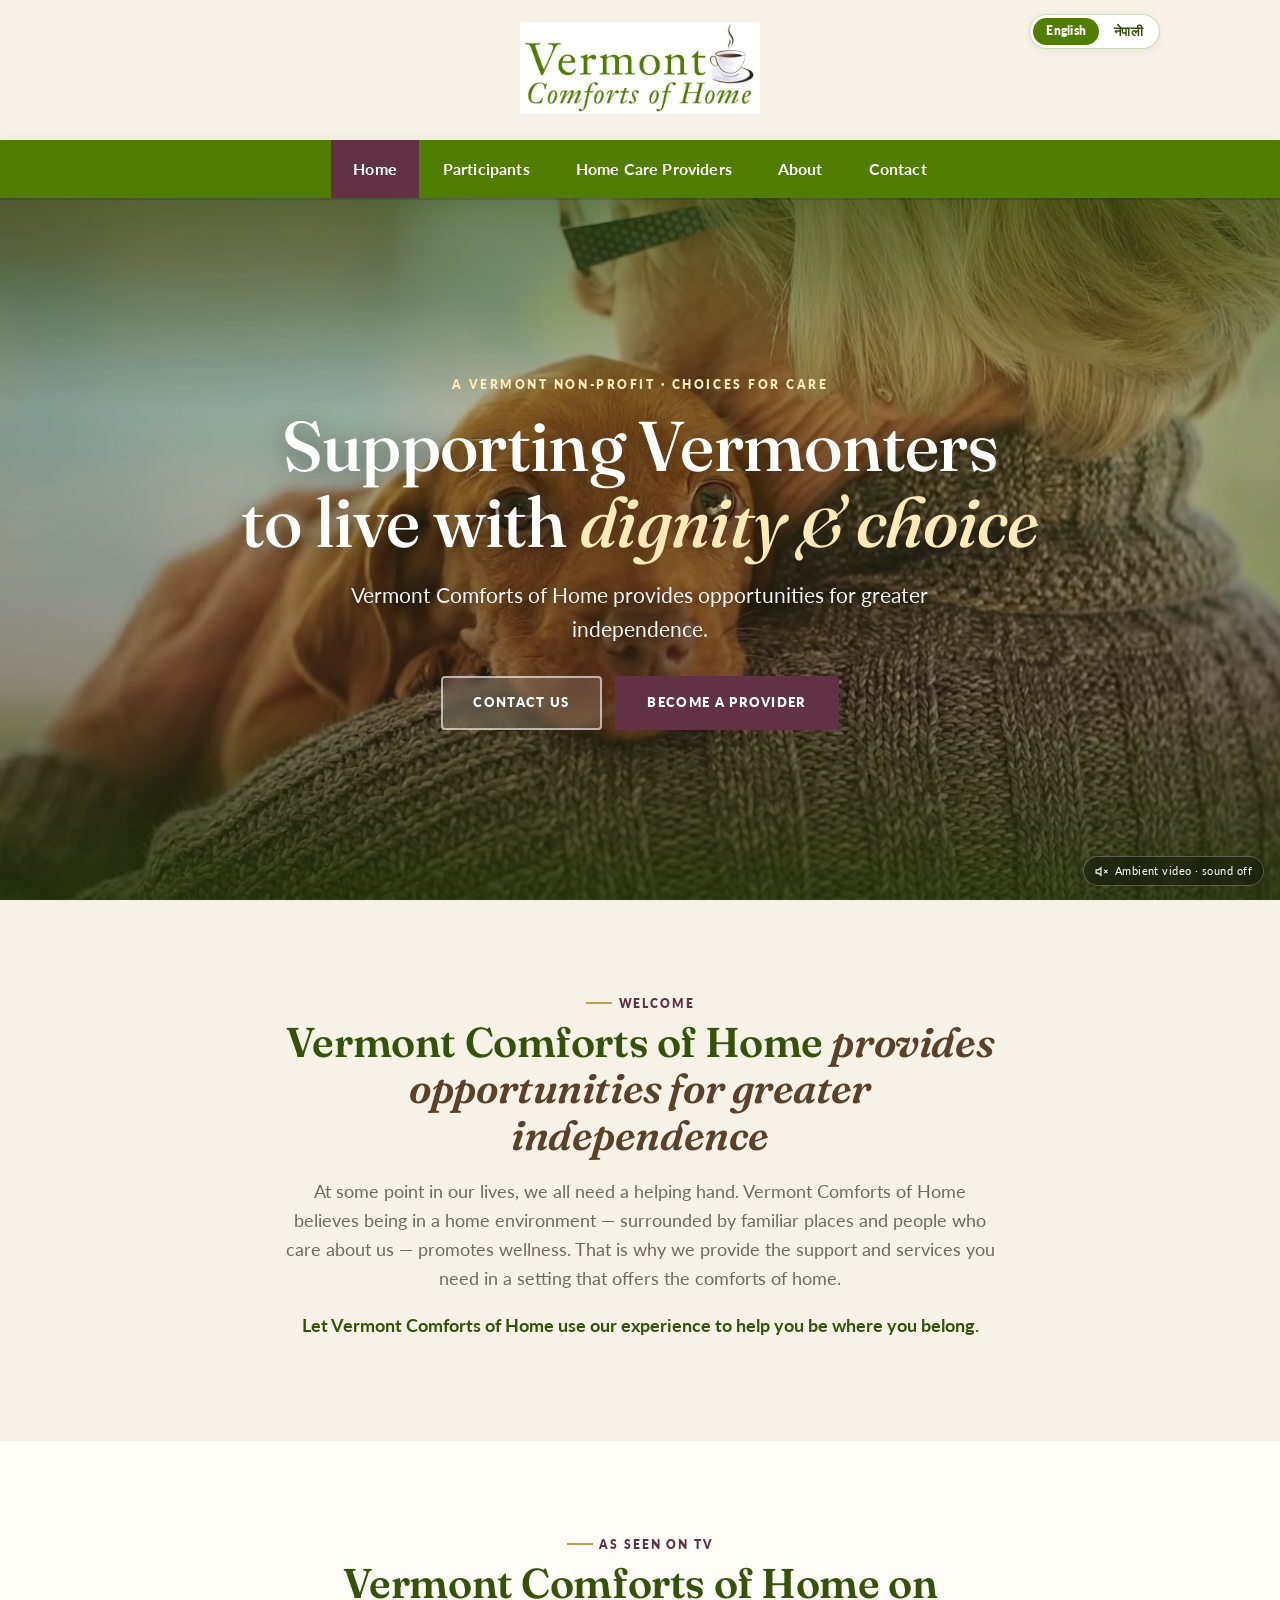
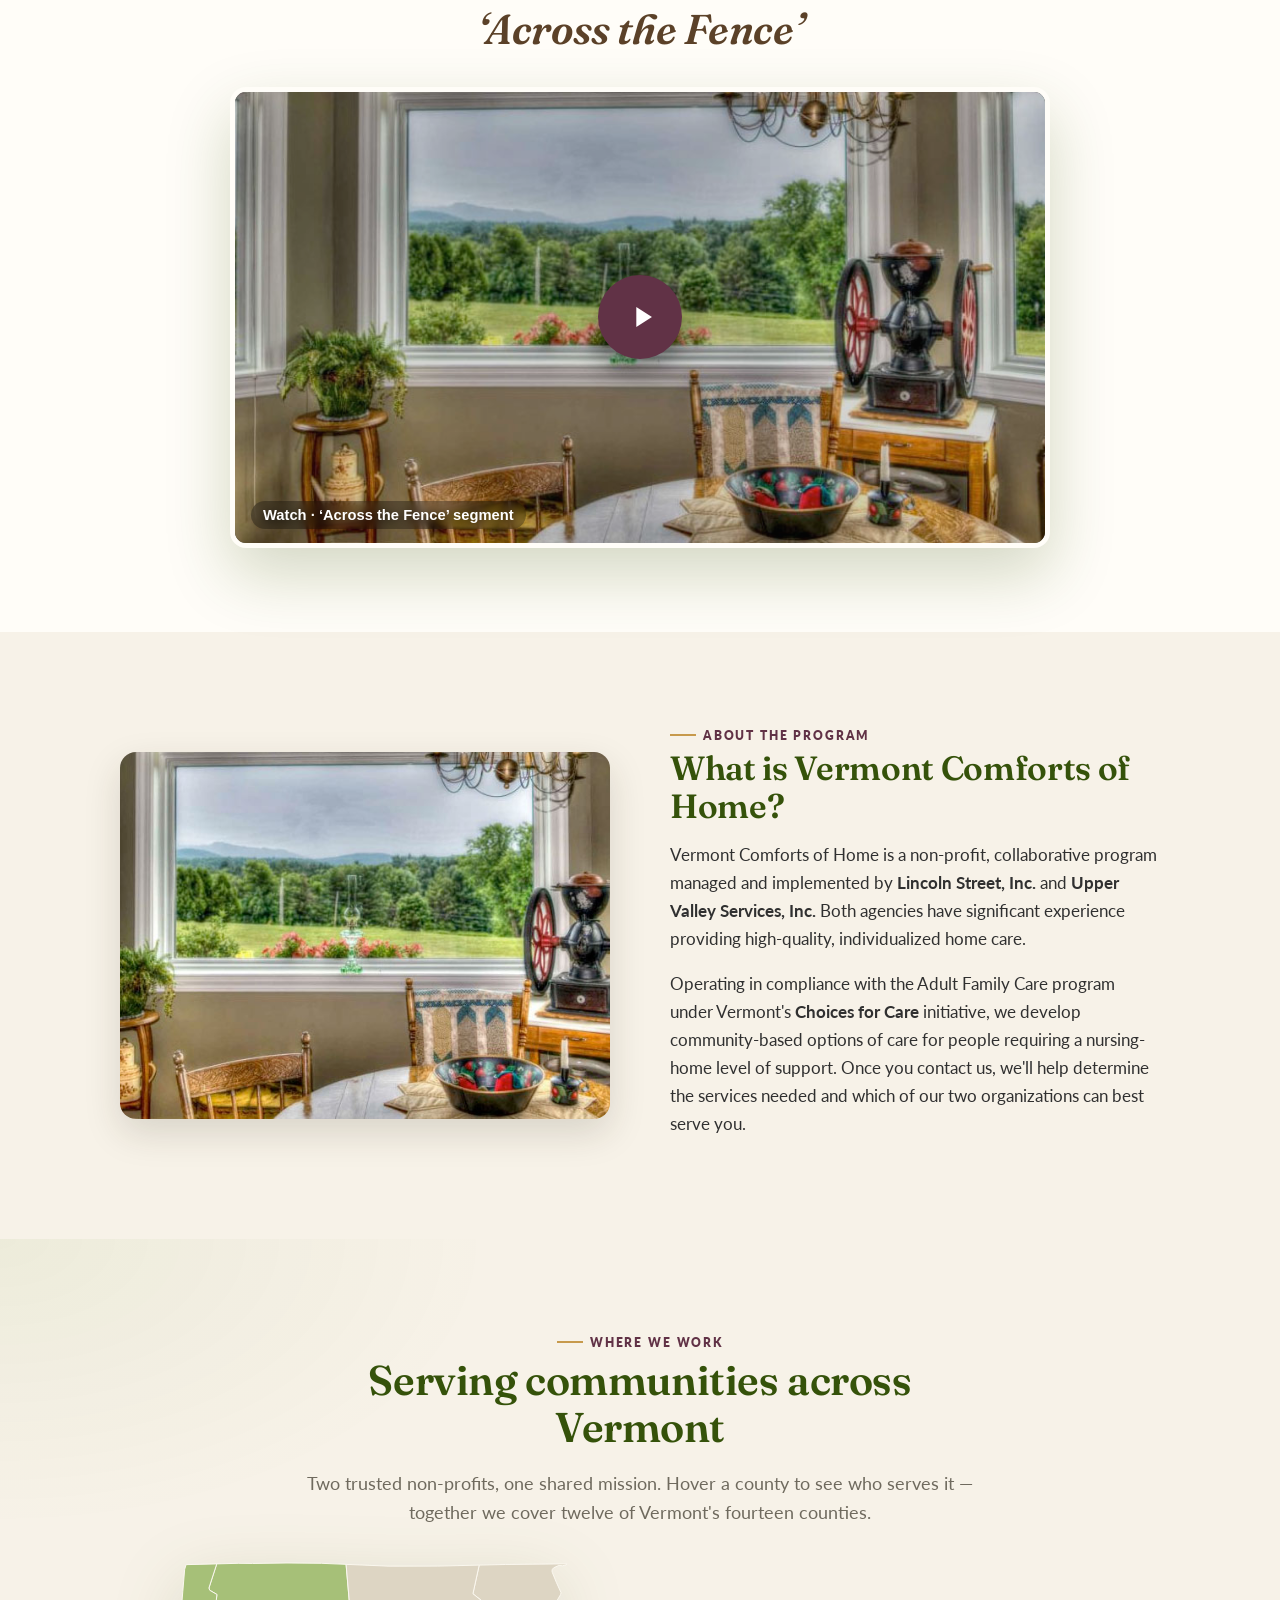
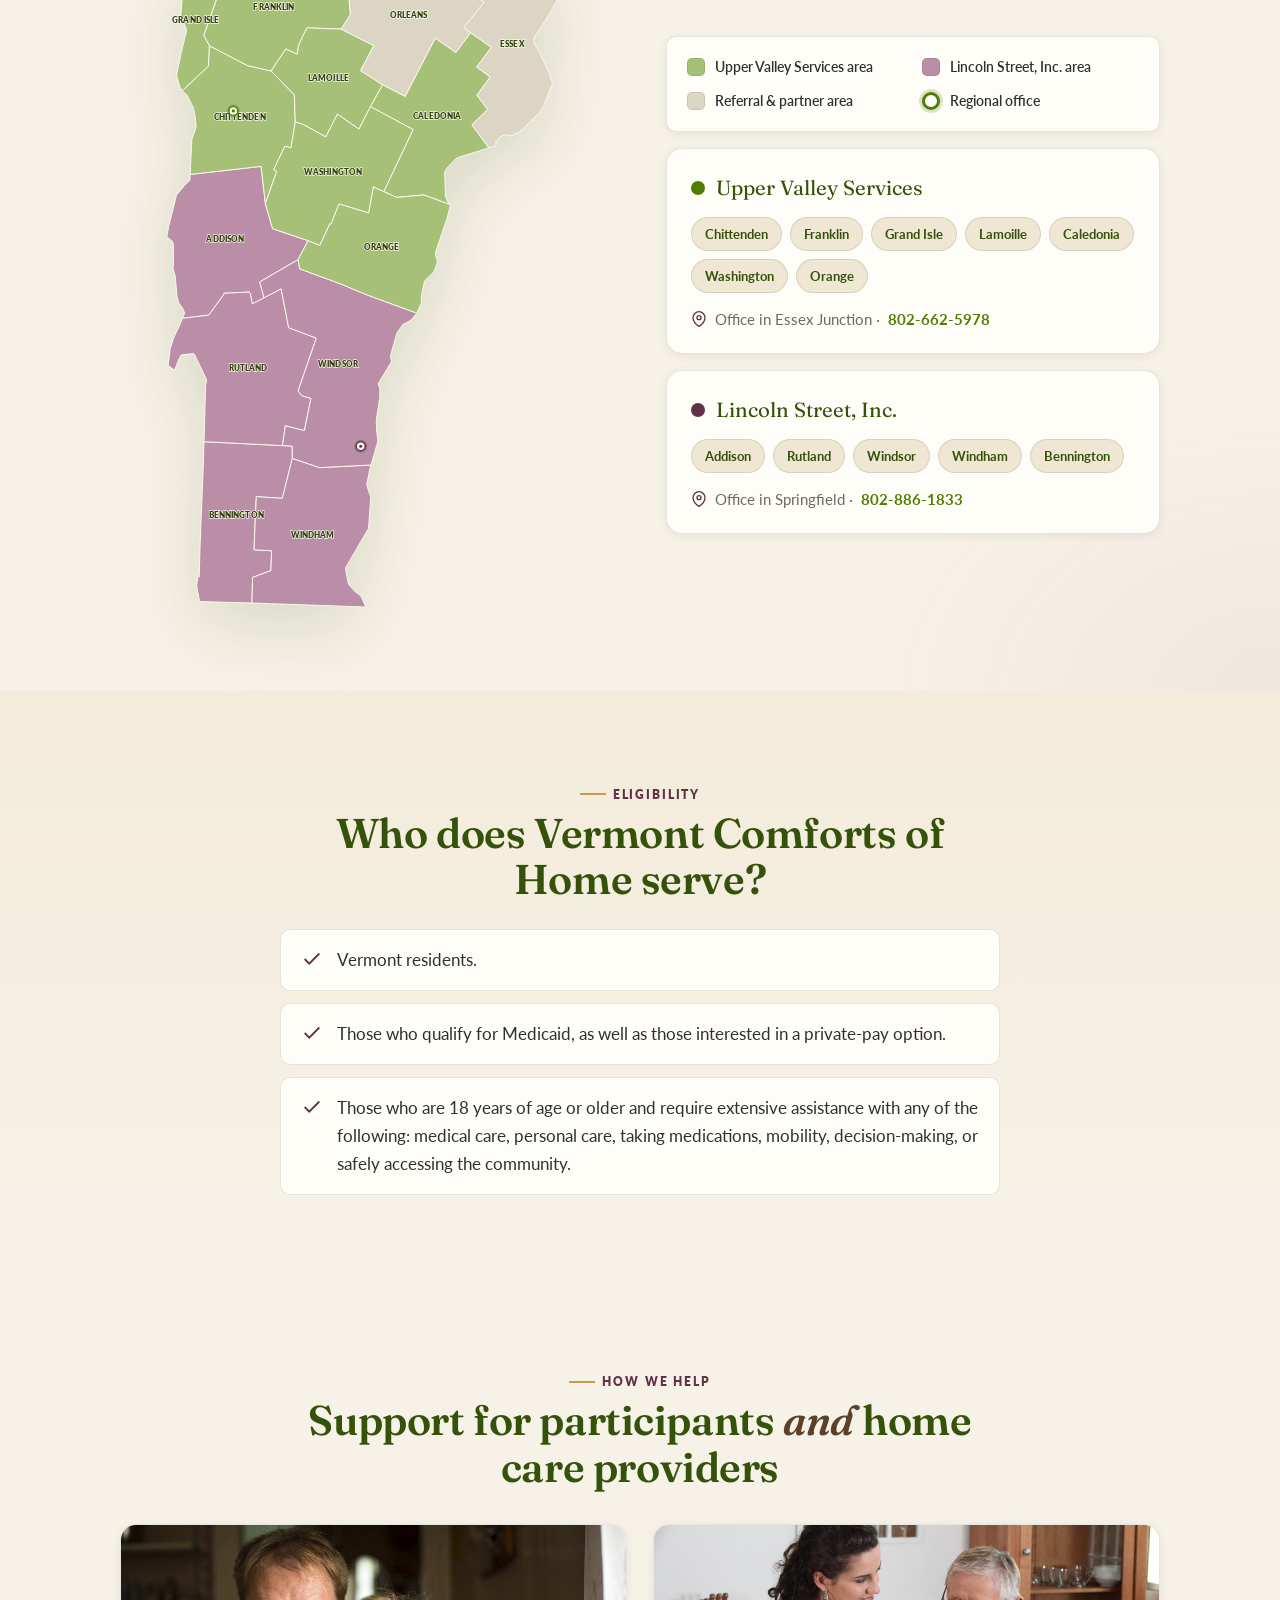
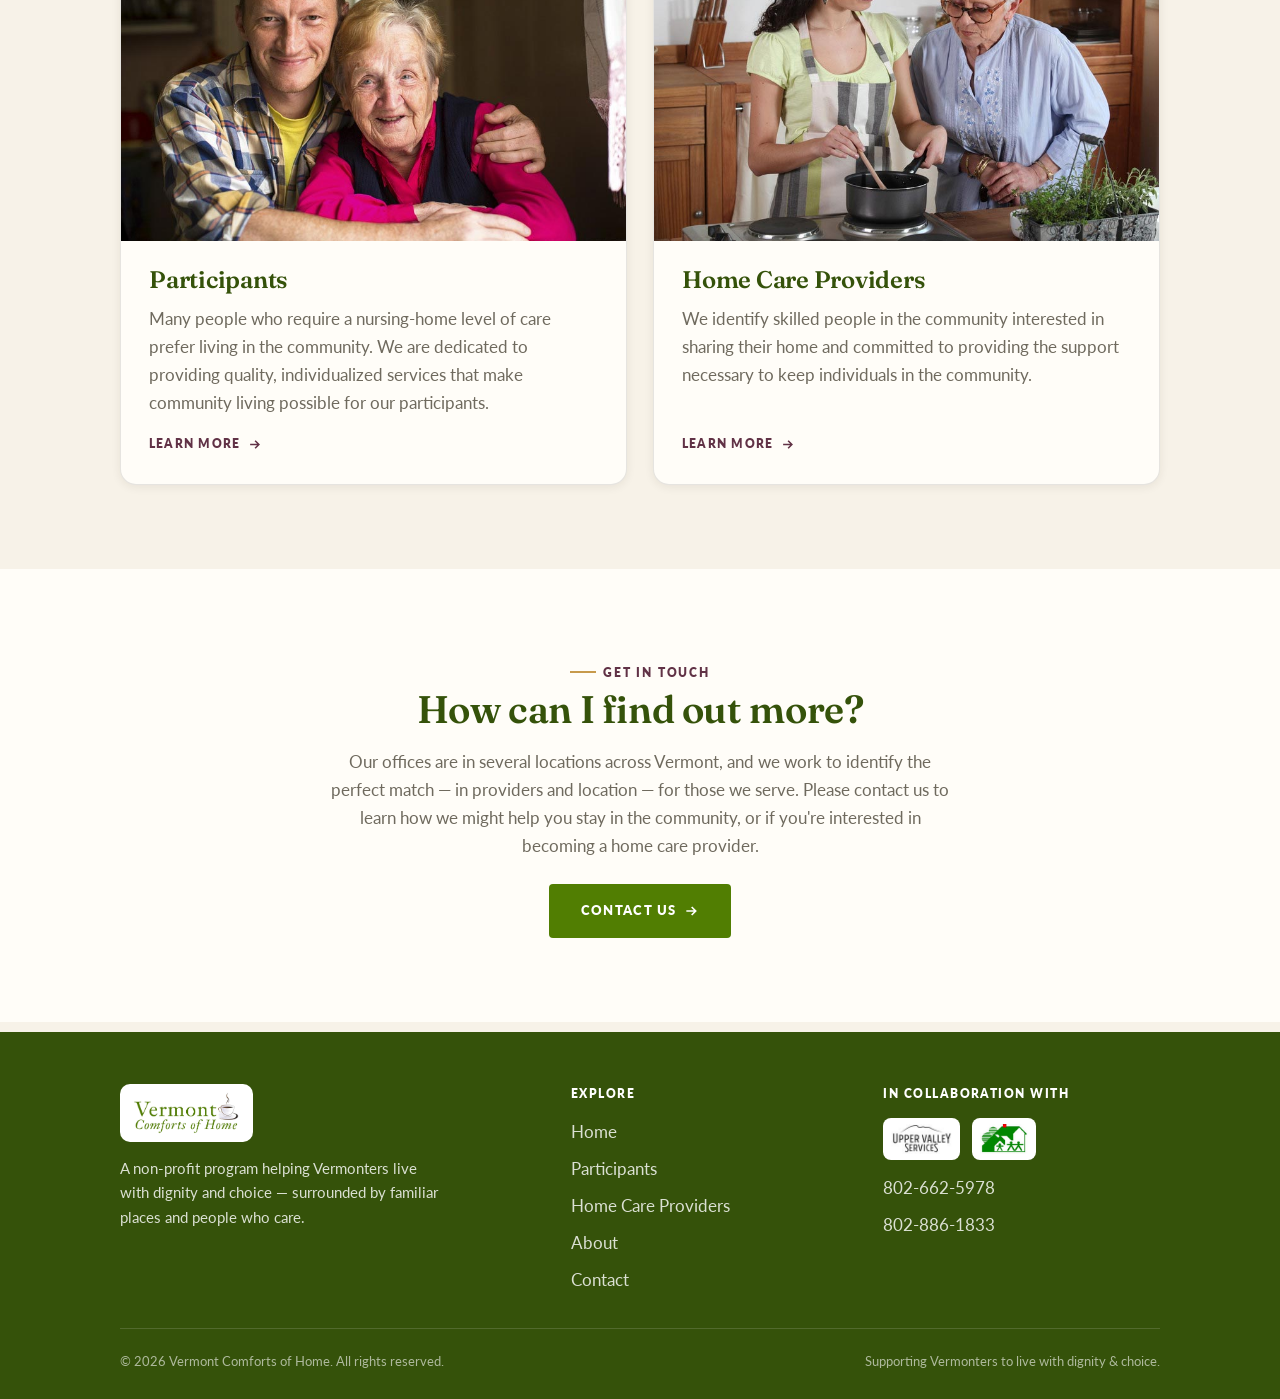
<file: index.html>
<!DOCTYPE html>
<html lang="en">
<head>
  <meta charset="UTF-8" />
  <meta name="viewport" content="width=device-width, initial-scale=1.0" />
  <title>Vermont Comforts of Home | Adult Family Care &amp; Shared Living in Vermont</title>
  <meta name="description" content="Non-profit Adult Family Care in Vermont. Shared living and care coordination so adults who need nursing-home level care can live at home in the community." />
  <link rel="canonical" href="https://www.vtcomfortsofhome.org/" />
  <link rel="alternate" hreflang="en" href="https://www.vtcomfortsofhome.org/" />
  <link rel="alternate" hreflang="ne" href="https://www.vtcomfortsofhome.org/ne/" />
  <link rel="alternate" hreflang="x-default" href="https://www.vtcomfortsofhome.org/" />
  <meta name="theme-color" content="#517e02" />
  <meta property="og:type" content="website" />
  <meta property="og:site_name" content="Vermont Comforts of Home" />
  <meta property="og:title" content="Vermont Comforts of Home | Adult Family Care &amp; Shared Living in Vermont" />
  <meta property="og:description" content="Non-profit Adult Family Care in Vermont. Shared living and care coordination so adults who need nursing-home level care can live at home in the community." />
  <meta property="og:url" content="https://www.vtcomfortsofhome.org/" />
  <meta property="og:image" content="https://www.vtcomfortsofhome.org/assets/images/og-image.jpg" />
  <meta property="og:image:width" content="1200" />
  <meta property="og:image:height" content="630" />
  <meta property="og:image:alt" content="Vermont Comforts of Home" />
  <meta property="og:locale" content="en_US" />
  <meta property="og:locale:alternate" content="ne_NP" />
  <meta name="twitter:card" content="summary_large_image" />
  <meta name="twitter:title" content="Vermont Comforts of Home | Adult Family Care &amp; Shared Living in Vermont" />
  <meta name="twitter:description" content="Non-profit Adult Family Care in Vermont. Shared living and care coordination so adults who need nursing-home level care can live at home in the community." />
  <meta name="twitter:image" content="https://www.vtcomfortsofhome.org/assets/images/og-image.jpg" />
  <link rel="icon" type="image/png" sizes="48x48" href="assets/images/favicon-48.png" />
  <link rel="apple-touch-icon" href="assets/images/apple-touch-icon.png" />
  <script>try{var l=/^\/ne(\/|$)/.test(location.pathname)?"ne":new URLSearchParams(location.search).get("lang")||localStorage.getItem("vcoh:lang");if(l==="ne")document.documentElement.classList.add("lang-pending","lang-ne")}catch(e){}setTimeout(function(){document.documentElement.classList.remove("lang-pending")},2500)</script>
  <link rel="preconnect" href="https://fonts.googleapis.com" />
  <link rel="preconnect" href="https://fonts.gstatic.com" crossorigin />
  <link href="https://fonts.googleapis.com/css2?family=Fraunces:ital,opsz,wght@0,9..144,400..600;1,9..144,400..600&family=Lato:wght@400;700;900&display=swap" rel="stylesheet" />
  <link rel="stylesheet" href="css/styles.css?v=20261117" />
  <script type="application/ld+json">{"@context": "https://schema.org", "@graph": [{"@type": "NGO", "@id": "https://www.vtcomfortsofhome.org/#organization", "name": "Vermont Comforts of Home", "url": "https://www.vtcomfortsofhome.org/", "logo": "https://www.vtcomfortsofhome.org/assets/images/logo.jpg", "image": "https://www.vtcomfortsofhome.org/assets/images/og-image.jpg", "description": "A non-profit Adult Family Care program under Vermont's Choices for Care initiative, providing shared living and care coordination so adults who need nursing-home level care can live in the community.", "telephone": "+1-802-662-5978", "address": {"@type": "PostalAddress", "streetAddress": "80 Pearl Street, PO Box 5493", "addressLocality": "Essex Junction", "addressRegion": "VT", "postalCode": "05452", "addressCountry": "US"}, "areaServed": [{"@type": "State", "name": "Vermont"}, {"@type": "AdministrativeArea", "name": "Addison County, Vermont"}, {"@type": "AdministrativeArea", "name": "Bennington County, Vermont"}, {"@type": "AdministrativeArea", "name": "Caledonia County, Vermont"}, {"@type": "AdministrativeArea", "name": "Chittenden County, Vermont"}, {"@type": "AdministrativeArea", "name": "Franklin County, Vermont"}, {"@type": "AdministrativeArea", "name": "Grand Isle County, Vermont"}, {"@type": "AdministrativeArea", "name": "Lamoille County, Vermont"}, {"@type": "AdministrativeArea", "name": "Orange County, Vermont"}, {"@type": "AdministrativeArea", "name": "Rutland County, Vermont"}, {"@type": "AdministrativeArea", "name": "Washington County, Vermont"}, {"@type": "AdministrativeArea", "name": "Windham County, Vermont"}, {"@type": "AdministrativeArea", "name": "Windsor County, Vermont"}], "knowsLanguage": ["en", "ne"], "subOrganization": [{"@type": "NGO", "name": "Upper Valley Services, Inc.", "url": "https://uvs-vt.org", "telephone": "+1-802-662-5978", "address": {"@type": "PostalAddress", "streetAddress": "80 Pearl Street, PO Box 5493", "addressLocality": "Essex Junction", "addressRegion": "VT", "postalCode": "05452", "addressCountry": "US"}}, {"@type": "NGO", "name": "Lincoln Street, Inc.", "url": "https://lincolnstreetinc.org", "telephone": "+1-802-886-1833", "address": {"@type": "PostalAddress", "streetAddress": "374 River Street", "addressLocality": "Springfield", "addressRegion": "VT", "postalCode": "05156", "addressCountry": "US"}}], "contactPoint": [{"@type": "ContactPoint", "contactType": "intake", "telephone": "+1-802-662-5978", "areaServed": "US-VT", "availableLanguage": ["English", "Nepali"]}]}, {"@type": "WebSite", "@id": "https://www.vtcomfortsofhome.org/#website", "url": "https://www.vtcomfortsofhome.org/", "name": "Vermont Comforts of Home", "inLanguage": ["en", "ne"], "publisher": {"@id": "https://www.vtcomfortsofhome.org/#organization"}}]}</script>
</head>
<body>

  <!-- HEADER + NAV -->
  <header class="site-header">
    <a class="brand" href="index.html" aria-label="Vermont Comforts of Home — Home">
      <img src="assets/images/logo.jpg" alt="Vermont Comforts of Home" width="1250" height="480" fetchpriority="high" />
    </a>
  </header>
  <nav class="mainnav" aria-label="Main navigation">
    <div class="nav-inner">
      <button class="nav-toggle" aria-label="Menu" aria-expanded="false"><span></span><span></span><span></span></button>
      <a href="index.html" class="active">Home</a>
      <a href="participants.html">Participants</a>
      <a href="home-care-providers.html">Home Care Providers</a>
      <a href="about.html">About</a>
      <a href="contact.html">Contact</a>
    </div>
  </nav>

  <!-- HERO (video background, muted) -->
  <section class="hero hero-home">
    <video autoplay muted loop playsinline preload="auto" poster="assets/images/hero-poster.jpg">
      <source src="assets/video/hero.mp4" type="video/mp4" />
    </video>
    <div class="hero-inner">
      <span class="eyebrow">A Vermont non-profit · Choices for Care</span>
      <h1>Supporting Vermonters<br />to live with <span class="accent">dignity &amp; choice</span></h1>
      <p class="hero-sub">Vermont Comforts of Home provides opportunities for greater independence.</p>
      <div class="hero-cta">
        <a href="contact.html" class="btn btn-ghost">Contact us</a>
        <a href="home-care-providers.html" class="btn btn-plum">Become a provider</a>
      </div>
    </div>
    <span class="muted-badge">
      <svg viewBox="0 0 24 24" fill="none" stroke="currentColor" stroke-width="2" width="13" height="13"><path d="M11 5 6 9H2v6h4l5 4V5z"/><line x1="23" y1="9" x2="17" y2="15"/><line x1="17" y1="9" x2="23" y2="15"/></svg>
      Ambient video · sound off
    </span>
  </section>

  <!-- INTRO -->
  <section class="section">
    <div class="wrap-narrow lead-center reveal">
      <div class="eyebrow-line" style="justify-content:center">Welcome</div>
      <h2>Vermont Comforts of Home <span class="italic">provides opportunities for greater independence</span></h2>
      <p>At some point in our lives, we all need a helping hand. Vermont Comforts of Home believes being in a home environment — surrounded by familiar places and people who care about us — promotes wellness. That is why we provide the support and services you need in a setting that offers the comforts of home.</p>
      <p style="color:var(--green-deep);font-weight:700">Let Vermont Comforts of Home use our experience to help you be where you belong.</p>
    </div>
  </section>

  <!-- ACROSS THE FENCE VIDEO -->
  <section class="section tint">
    <div class="wrap">
      <div class="lead-center reveal" style="margin-bottom:34px">
        <div class="eyebrow-line" style="justify-content:center">As seen on TV</div>
        <h2>Vermont Comforts of Home on <span class="italic">‘Across the Fence’</span></h2>
      </div>
      <div class="video-embed reveal">
        <button class="yt-facade" data-yt="OuBjZS6llns" aria-label="Play video: Vermont Comforts of Home on ‘Across the Fence’">
          <img src="https://i.ytimg.com/vi/OuBjZS6llns/hqdefault.jpg" alt="" loading="lazy" onerror="this.onerror=null;this.src='assets/images/window.jpg'" />
          <span class="yt-play" aria-hidden="true">
            <svg viewBox="0 0 24 24" fill="currentColor"><path d="M8 5v14l11-7z"/></svg>
          </span>
          <span class="yt-label">Watch · ‘Across the Fence’ segment</span>
        </button>
      </div>
    </div>
  </section>

  <!-- WHAT IS VCOH -->
  <section class="section">
    <div class="wrap">
      <div class="block reverse reveal">
        <div class="block-copy">
          <div class="eyebrow-line">About the program</div>
          <h2>What is Vermont Comforts of Home?</h2>
          <p>Vermont Comforts of Home is a non-profit, collaborative program managed and implemented by <strong>Lincoln Street, Inc.</strong> and <strong>Upper Valley Services, Inc.</strong> Both agencies have significant experience providing high-quality, individualized home care.</p>
          <p>Operating in compliance with the Adult Family Care program under Vermont's <strong>Choices for Care</strong> initiative, we develop community-based options of care for people requiring a nursing-home level of support. Once you contact us, we'll help determine the services needed and which of our two organizations can best serve you.</p>
        </div>
        <div class="block-media">
          <img src="assets/images/window.jpg" alt="A warm Vermont home with a mountain view" width="1013" height="435" loading="lazy" decoding="async" />
        </div>
      </div>
    </div>
  </section>

  <!-- WHERE WE WORK (interactive Vermont map) -->
  <section class="section where" id="where">
    <div class="wrap">
      <div class="lead-center reveal" style="margin-bottom:36px">
        <div class="eyebrow-line" style="justify-content:center">Where we work</div>
        <h2>Serving communities across Vermont</h2>
        <p>Two trusted non-profits, one shared mission. Hover a county to see who serves it — together we cover twelve of Vermont's fourteen counties.</p>
      </div>

      <div class="where-grid">
        <div class="vt-map reveal">
          <svg class="vt-map-svg" viewBox="0 0 1000 1610.0" xmlns="http://www.w3.org/2000/svg" role="group" aria-label="Map of Vermont counties served">
      <g class="vt-counties">
        <path class="vt-county vt-lsi" d="M242.6,836.8 L227.1,845.2 L213.2,852.0 L208.1,825.8 L205.5,824.0 L206.5,822.6 L142.6,825.7 L142.8,827.6 L104.4,880.4 L38.9,888.3 L44.1,875.5 L40.5,865.3 L29.5,849.6 L29.5,849.5 L24.9,832.7 L20.4,781.2 L15.0,764.1 L16.2,750.8 L15.9,703.4 L13.5,695.9 L0.3,684.9 L0.0,681.9 L4.2,659.0 L17.1,607.2 L23.7,580.6 L43.9,556.0 L57.1,543.5 L57.9,528.7 L235.2,508.5 L246.0,601.4 L263.9,664.3 L352.3,694.0 L346.4,706.2 L327.5,741.7 L231.8,797.4 L242.6,836.8Z" data-name="Addison" data-org="Lincoln Street, Inc." data-group="lsi" tabindex="0" role="img" aria-label="Addison County — Lincoln Street, Inc."></path><path class="vt-county vt-lsi" d="M82.7,1457.6 L85.1,1396.4 L90.4,1265.5 L92.5,1196.7 L288.7,1206.5 L313.0,1207.6 L313.3,1238.3 L288.3,1338.4 L223.3,1334.2 L220.3,1401.8 L217.6,1467.1 L261.6,1469.4 L259.8,1519.1 L214.1,1536.0 L212.3,1600.0 L210.1,1600.0 L149.5,1598.3 L87.4,1596.6 L81.6,1596.5 L74.2,1557.2 L77.1,1534.6 L80.5,1535.1 L82.6,1459.9 L82.6,1458.4 L82.7,1457.6Z" data-name="Bennington" data-org="Lincoln Street, Inc." data-group="lsi" tabindex="0" role="img" aria-label="Bennington County — Lincoln Street, Inc."></path><path class="vt-county vt-uvs" d="M707.3,604.0 L642.3,579.8 L574.0,586.1 L541.9,571.4 L615.2,416.3 L508.5,359.0 L538.6,304.1 L595.3,333.5 L670.6,187.8 L722.3,223.5 L759.0,174.1 L811.1,211.0 L774.1,259.9 L808.3,285.1 L774.9,330.2 L801.3,366.0 L762.4,404.6 L804.9,462.2 L727.4,486.4 L722.4,488.8 L698.8,513.6 L695.4,519.9 L694.2,524.3 L696.0,582.7 L701.7,596.8 L707.3,604.0Z" data-name="Caledonia" data-org="Upper Valley Services" data-group="uvs" tabindex="0" role="img" aria-label="Caledonia County — Upper Valley Services"></path><path class="vt-county vt-uvs" d="M260.2,269.7 L318.4,329.6 L320.6,397.3 L309.9,462.3 L294.9,457.8 L266.6,516.7 L274.4,520.6 L246.0,601.4 L235.2,508.5 L57.9,528.7 L62.0,441.7 L71.7,413.7 L72.9,406.2 L69.7,379.7 L66.3,363.0 L50.1,330.3 L50.1,330.3 L40.9,322.6 L38.3,318.9 L103.5,258.0 L105.7,206.6 L202.4,257.0 L260.2,269.7Z" data-name="Chittenden" data-org="Upper Valley Services" data-group="uvs" tabindex="0" role="img" aria-label="Chittenden County — Upper Valley Services"></path><path class="vt-county vt-none" d="M759.0,174.1 L741.6,161.8 L792.2,98.6 L764.8,76.9 L780.5,5.3 L846.5,3.7 L980.8,2.3 L1000.0,2.1 L998.0,4.5 L988.9,6.8 L979.5,6.0 L966.8,12.0 L963.3,15.8 L962.5,20.0 L962.9,22.8 L973.5,48.6 L985.1,74.1 L984.1,78.5 L945.3,145.3 L919.2,183.9 L917.5,189.2 L918.5,201.8 L932.0,224.1 L955.1,274.2 L963.7,301.4 L941.4,358.7 L931.6,372.8 L890.8,414.0 L876.1,425.4 L857.8,432.6 L852.2,429.1 L849.2,428.6 L847.9,429.1 L833.1,434.1 L822.7,446.3 L821.8,456.9 L804.9,462.2 L762.4,404.6 L801.3,366.0 L774.9,330.2 L808.3,285.1 L774.1,259.9 L811.1,211.0 L759.0,174.1Z" data-name="Essex" data-org="Referral / partner area" data-group="none" tabindex="0" role="img" aria-label="Essex County — Referral / partner area"></path><path class="vt-county vt-uvs" d="M435.5,165.3 L349.8,162.1 L330.1,203.2 L326.2,223.1 L325.4,228.1 L297.2,214.9 L260.2,269.7 L202.4,257.0 L105.7,206.6 L91.8,180.9 L123.4,91.3 L124.8,78.7 L107.0,68.3 L104.7,62.7 L124.4,2.2 L178.1,0.8 L213.8,1.1 L214.2,1.2 L300.0,0.0 L386.6,0.8 L447.7,3.4 L458.6,128.9 L435.5,165.3Z" data-name="Franklin" data-org="Upper Valley Services" data-group="uvs" tabindex="0" role="img" aria-label="Franklin County — Upper Valley Services"></path><path class="vt-county vt-uvs" d="M104.7,62.7 L107.0,68.3 L124.8,78.7 L123.4,91.3 L91.8,180.9 L105.7,206.6 L103.5,258.0 L38.3,318.9 L32.0,310.2 L23.9,280.1 L36.5,220.3 L49.4,167.2 L34.4,131.9 L39.5,71.0 L44.2,15.7 L47.8,4.1 L124.4,2.2 L104.7,62.7Z" data-name="Grand Isle" data-org="Upper Valley Services" data-group="uvs" tabindex="0" role="img" aria-label="Grand Isle County — Upper Valley Services"></path><path class="vt-county vt-uvs" d="M330.1,203.2 L349.8,162.1 L435.5,165.3 L517.1,206.6 L484.1,269.1 L538.6,304.1 L508.5,359.0 L480.0,415.5 L426.1,377.8 L396.9,434.8 L340.4,403.6 L320.6,397.3 L318.4,329.6 L260.2,269.7 L297.2,214.9 L325.4,228.1 L326.2,223.1 L330.1,203.2Z" data-name="Lamoille" data-org="Upper Valley Services" data-group="uvs" tabindex="0" role="img" aria-label="Lamoille County — Upper Valley Services"></path><path class="vt-county vt-uvs" d="M495.4,828.5 L475.7,820.1 L475.4,820.0 L437.4,803.9 L331.6,764.8 L327.5,741.7 L346.4,706.2 L352.3,694.0 L382.0,705.7 L406.8,651.9 L409.8,652.5 L429.9,602.1 L504.0,624.4 L515.8,559.5 L541.9,571.4 L574.0,586.1 L642.3,579.8 L707.3,604.0 L708.3,605.3 L708.3,605.3 L700.9,636.0 L682.6,690.1 L671.4,723.3 L671.3,734.0 L674.3,736.3 L675.1,743.6 L675.7,749.6 L667.3,771.8 L643.8,794.9 L636.2,831.5 L635.5,850.8 L624.8,875.2 L624.3,875.7 L623.5,875.3 L495.4,828.5Z" data-name="Orange" data-org="Upper Valley Services" data-group="uvs" tabindex="0" role="img" aria-label="Orange County — Upper Valley Services"></path><path class="vt-county vt-none" d="M435.5,165.3 L458.6,128.9 L447.7,3.4 L555.0,7.9 L676.4,7.8 L780.5,5.3 L764.8,76.9 L792.2,98.6 L741.6,161.8 L759.0,174.1 L722.3,223.5 L670.6,187.8 L595.3,333.5 L538.6,304.1 L484.1,269.1 L517.1,206.6 L435.5,165.3Z" data-name="Orleans" data-org="Referral / partner area" data-group="none" tabindex="0" role="img" aria-label="Orleans County — Referral / partner area"></path><path class="vt-county vt-lsi" d="M337.5,1082.0 L360.0,1088.4 L343.5,1168.9 L296.0,1157.0 L288.7,1206.5 L92.5,1196.7 L93.4,1168.5 L93.6,1162.4 L93.6,1157.6 L93.7,1157.1 L96.5,1055.9 L99.0,1041.8 L97.2,1038.1 L68.4,978.0 L66.5,976.4 L35.9,979.6 L31.3,986.7 L18.8,1018.0 L4.5,1007.3 L3.1,1004.3 L8.0,963.3 L14.6,944.0 L17.2,936.3 L33.8,900.8 L38.9,888.3 L104.4,880.4 L142.8,827.6 L142.6,825.7 L206.5,822.6 L205.5,824.0 L208.1,825.8 L213.2,852.0 L227.1,845.2 L242.6,836.8 L285.3,814.6 L304.2,911.8 L373.3,937.8 L327.6,1069.9 L337.5,1082.0Z" data-name="Rutland" data-org="Lincoln Street, Inc." data-group="lsi" tabindex="0" role="img" aria-label="Rutland County — Lincoln Street, Inc."></path><path class="vt-county vt-uvs" d="M309.9,462.3 L320.6,397.3 L340.4,403.6 L396.9,434.8 L426.1,377.8 L480.0,415.5 L508.5,359.0 L615.2,416.3 L541.9,571.4 L515.8,559.5 L504.0,624.4 L429.9,602.1 L409.8,652.5 L406.8,651.9 L382.0,705.7 L352.3,694.0 L263.9,664.3 L246.0,601.4 L274.4,520.6 L266.6,516.7 L294.9,457.8 L309.9,462.3Z" data-name="Washington" data-org="Upper Valley Services" data-group="uvs" tabindex="0" role="img" aria-label="Washington County — Upper Valley Services"></path><path class="vt-county vt-lsi" d="M290.6,1602.8 L258.6,1601.7 L257.1,1601.6 L212.3,1600.0 L214.1,1536.0 L259.8,1519.1 L261.6,1469.4 L217.6,1467.1 L220.3,1401.8 L223.3,1334.2 L288.3,1338.4 L313.3,1238.3 L381.1,1261.5 L510.0,1255.0 L505.9,1269.4 L499.4,1304.5 L504.6,1321.9 L509.1,1333.6 L509.3,1337.7 L503.7,1413.6 L446.7,1511.5 L446.7,1512.0 L446.9,1517.7 L446.9,1518.9 L453.5,1552.6 L470.3,1571.8 L479.7,1577.9 L486.1,1585.1 L495.3,1606.3 L496.2,1610.0 L290.6,1602.8Z" data-name="Windham" data-org="Lincoln Street, Inc." data-group="lsi" tabindex="0" role="img" aria-label="Windham County — Lincoln Street, Inc."></path><path class="vt-county vt-lsi" d="M337.5,1082.0 L327.6,1069.9 L373.3,937.8 L304.2,911.8 L285.3,814.6 L242.6,836.8 L231.8,797.4 L327.5,741.7 L331.6,764.8 L437.4,803.9 L475.4,820.0 L475.7,820.1 L495.4,828.5 L623.5,875.3 L624.3,875.7 L610.6,891.8 L594.7,901.8 L591.1,901.8 L575.1,923.9 L561.5,971.7 L559.1,982.5 L558.9,985.9 L561.5,995.9 L528.0,1051.9 L532.1,1064.7 L532.0,1086.4 L527.4,1116.3 L527.4,1116.4 L523.2,1143.7 L523.8,1166.2 L525.6,1181.0 L527.3,1195.4 L510.0,1255.0 L381.1,1261.5 L313.3,1238.3 L313.0,1207.6 L288.7,1206.5 L296.0,1157.0 L343.5,1168.9 L360.0,1088.4 L337.5,1082.0Z" data-name="Windsor" data-org="Lincoln Street, Inc." data-group="lsi" tabindex="0" role="img" aria-label="Windsor County — Lincoln Street, Inc."></path>
      </g>
      <g class="vt-labels" aria-hidden="true">
        <text class="vt-label" x="146.0" y="691.4">ADDISON</text><text class="vt-label" x="173.1" y="1382.8">BENNINGTON</text><text class="vt-label" x="675.5" y="386.0">CALEDONIA</text><text class="vt-label" x="181.6" y="388.0">CHITTENDEN</text><text class="vt-label" x="863.4" y="204.1">ESSEX</text><text class="vt-label" x="267.4" y="112.4">FRANKLIN</text><text class="vt-label" x="72.0" y="146.1">GRAND ISLE</text><text class="vt-label" x="403.6" y="289.3">LAMOILLE</text><text class="vt-label" x="536.4" y="712.2">ORANGE</text><text class="vt-label" x="603.9" y="131.4">ORLEANS</text><text class="vt-label" x="202.5" y="1014.4">RUTLAND</text><text class="vt-label" x="415.3" y="524.1">WASHINGTON</text><text class="vt-label" x="363.9" y="1432.5">WINDHAM</text><text class="vt-label" x="427.5" y="1004.9">WINDSOR</text>
      </g>
      <g class="vt-offices">
      <g class="vt-office vt-office--uvs" data-city="Essex Junction" data-org="Upper Valley Services">
        <circle class="vt-pulse" cx="165.8" cy="369.9" r="16"></circle>
        <circle class="vt-pin" cx="165.8" cy="369.9" r="11"></circle>
        <circle class="vt-pin-dot" cx="165.8" cy="369.9" r="4"></circle>
      </g>
      <g class="vt-office vt-office--lsi" data-city="Springfield" data-org="Lincoln Street, Inc.">
        <circle class="vt-pulse" cx="484.3" cy="1208.1" r="16"></circle>
        <circle class="vt-pin" cx="484.3" cy="1208.1" r="11"></circle>
        <circle class="vt-pin-dot" cx="484.3" cy="1208.1" r="4"></circle>
      </g>
      </g>
    </svg>
          <div class="vt-tooltip" hidden><strong class="vt-tt-county"></strong><span class="vt-tt-org"></span></div>
        </div>

        <div class="where-side reveal">
          <div class="map-legend">
            <div class="leg"><span class="sw sw-uvs"></span> Upper Valley Services area</div>
            <div class="leg"><span class="sw sw-lsi"></span> Lincoln Street, Inc. area</div>
            <div class="leg"><span class="sw sw-none"></span> Referral &amp; partner area</div>
            <div class="leg"><span class="sw sw-pin"></span> Regional office</div>
          </div>

          <div class="area-card">
            <div class="area-head"><span class="dot dot-uvs"></span> Upper Valley Services</div>
            <div class="county-tags">
              <span>Chittenden</span><span>Franklin</span><span>Grand Isle</span><span>Lamoille</span><span>Caledonia</span><span>Washington</span><span>Orange</span>
            </div>
            <p class="area-office"><svg viewBox="0 0 24 24" fill="none" stroke="currentColor" stroke-width="2"><path d="M21 10c0 7-9 13-9 13s-9-6-9-13a9 9 0 0 1 18 0z"/><circle cx="12" cy="10" r="3"/></svg> Office in Essex Junction · <a href="tel:8026625978">802-662-5978</a></p>
          </div>

          <div class="area-card">
            <div class="area-head"><span class="dot dot-lsi"></span> Lincoln Street, Inc.</div>
            <div class="county-tags">
              <span>Addison</span><span>Rutland</span><span>Windsor</span><span>Windham</span><span>Bennington</span>
            </div>
            <p class="area-office"><svg viewBox="0 0 24 24" fill="none" stroke="currentColor" stroke-width="2"><path d="M21 10c0 7-9 13-9 13s-9-6-9-13a9 9 0 0 1 18 0z"/><circle cx="12" cy="10" r="3"/></svg> Office in Springfield · <a href="tel:8028861833">802-886-1833</a></p>
          </div>
        </div>
      </div>
    </div>
  </section>

  <!-- WHO WE SERVE -->
  <section class="section plum-tint">
    <div class="wrap">
      <div class="lead-center reveal" style="margin-bottom:26px">
        <div class="eyebrow-line" style="justify-content:center">Eligibility</div>
        <h2>Who does Vermont Comforts of Home serve?</h2>
      </div>
      <div class="serve-list reveal">
        <div class="row"><svg viewBox="0 0 24 24" fill="none" stroke="currentColor" stroke-width="2"><path d="M20 6 9 17l-5-5"/></svg><span>Vermont residents.</span></div>
        <div class="row"><svg viewBox="0 0 24 24" fill="none" stroke="currentColor" stroke-width="2"><path d="M20 6 9 17l-5-5"/></svg><span>Those who qualify for Medicaid, as well as those interested in a private-pay option.</span></div>
        <div class="row"><svg viewBox="0 0 24 24" fill="none" stroke="currentColor" stroke-width="2"><path d="M20 6 9 17l-5-5"/></svg><span>Those who are 18 years of age or older and require extensive assistance with any of the following: medical care, personal care, taking medications, mobility, decision-making, or safely accessing the community.</span></div>
      </div>
    </div>
  </section>

  <!-- TWO PATHS -->
  <section class="section">
    <div class="wrap">
      <div class="lead-center reveal" style="margin-bottom:34px">
        <div class="eyebrow-line" style="justify-content:center">How we help</div>
        <h2>Support for participants <span class="italic">and</span> home care providers</h2>
      </div>
      <div class="card-2">
        <article class="pcard reveal">
          <img src="assets/images/sonandmom.jpg" alt="A participant with a caregiver" width="800" height="533" loading="lazy" decoding="async" />
          <div class="body">
            <h3>Participants</h3>
            <p>Many people who require a nursing-home level of care prefer living in the community. We are dedicated to providing quality, individualized services that make community living possible for our participants.</p>
            <a class="learn" href="participants.html">Learn more <svg viewBox="0 0 24 24" fill="none" stroke="currentColor" stroke-width="2.5"><path d="M5 12h14M13 6l6 6-6 6"/></svg></a>
          </div>
        </article>
        <article class="pcard reveal">
          <img src="assets/images/cooking.jpg" alt="A home care provider" width="800" height="533" loading="lazy" decoding="async" />
          <div class="body">
            <h3>Home Care Providers</h3>
            <p>We identify skilled people in the community interested in sharing their home and committed to providing the support necessary to keep individuals in the community.</p>
            <a class="learn" href="home-care-providers.html">Learn more <svg viewBox="0 0 24 24" fill="none" stroke="currentColor" stroke-width="2.5"><path d="M5 12h14M13 6l6 6-6 6"/></svg></a>
          </div>
        </article>
      </div>
    </div>
  </section>

  <!-- CTA -->
  <section class="section tint">
    <div class="wrap cta-band reveal">
      <div class="eyebrow-line" style="justify-content:center">Get in touch</div>
      <h2>How can I find out more?</h2>
      <p>Our offices are in several locations across Vermont, and we work to identify the perfect match — in providers and location — for those we serve. Please contact us to learn how we might help you stay in the community, or if you're interested in becoming a home care provider.</p>
      <a href="contact.html" class="btn btn-primary">Contact us
        <svg viewBox="0 0 24 24" fill="none" stroke="currentColor" stroke-width="2.5"><path d="M5 12h14M13 6l6 6-6 6"/></svg>
      </a>
    </div>
  </section>

  <!-- FOOTER -->
  <footer class="footer">
    <div class="wrap">
      <div class="footer-top">
        <div class="footer-brand">
          <img src="assets/images/logo.jpg" alt="Vermont Comforts of Home" width="1250" height="480" loading="lazy" decoding="async" />
          <p>A non-profit program helping Vermonters live with dignity and choice — surrounded by familiar places and people who care.</p>
        </div>
        <div>
          <h5>Explore</h5>
          <ul>
            <li><a href="index.html">Home</a></li>
            <li><a href="participants.html">Participants</a></li>
            <li><a href="home-care-providers.html">Home Care Providers</a></li>
            <li><a href="about.html">About</a></li>
            <li><a href="contact.html">Contact</a></li>
          </ul>
        </div>
        <div>
          <h5>In collaboration with</h5>
          <div class="footer-partners">
            <a href="https://uvs-vt.org" target="_blank" rel="noopener" aria-label="Upper Valley Services"><img src="assets/images/uvs-logo.jpg" alt="Upper Valley Services" width="130" height="64" loading="lazy" decoding="async" /></a>
            <a href="https://lincolnstreetinc.org" target="_blank" rel="noopener" aria-label="Lincoln Street, Inc."><img src="assets/images/lincoln-logo.jpg" alt="Lincoln Street, Inc." width="130" height="82" loading="lazy" decoding="async" /></a>
          </div>
          <ul>
            <li><a href="tel:8026625978">802-662-5978</a></li>
            <li><a href="tel:8028861833">802-886-1833</a></li>
          </ul>
        </div>
      </div>
      <div class="footer-bottom">
        <span>© <span id="year">2026</span> Vermont Comforts of Home. All rights reserved.</span>
        <span>Supporting Vermonters to live with dignity &amp; choice.</span>
      </div>
    </div>
  </footer>

  <script src="js/i18n-ne.js?v=20261117"></script>
  <script src="js/content.js?v=20261117"></script>
  <script src="js/main.js?v=20261117"></script>
</body>
</html>
</file>
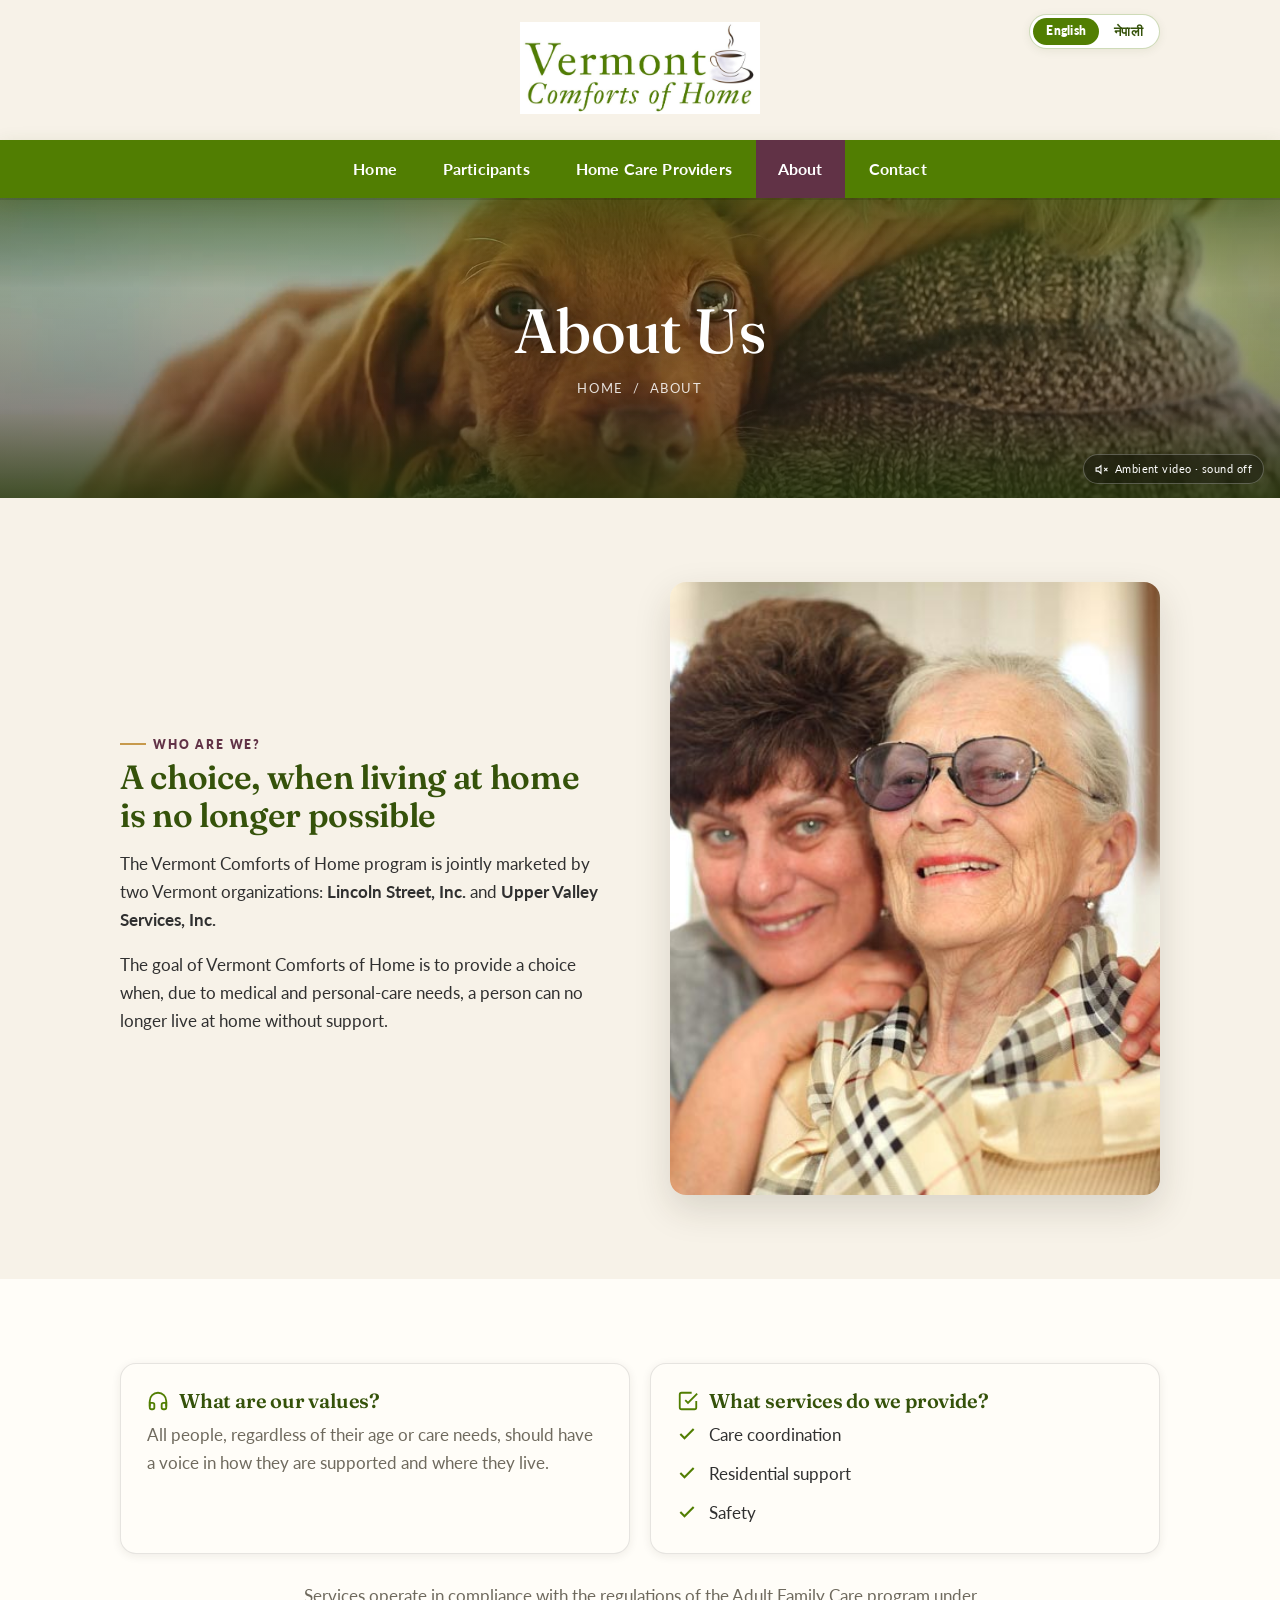
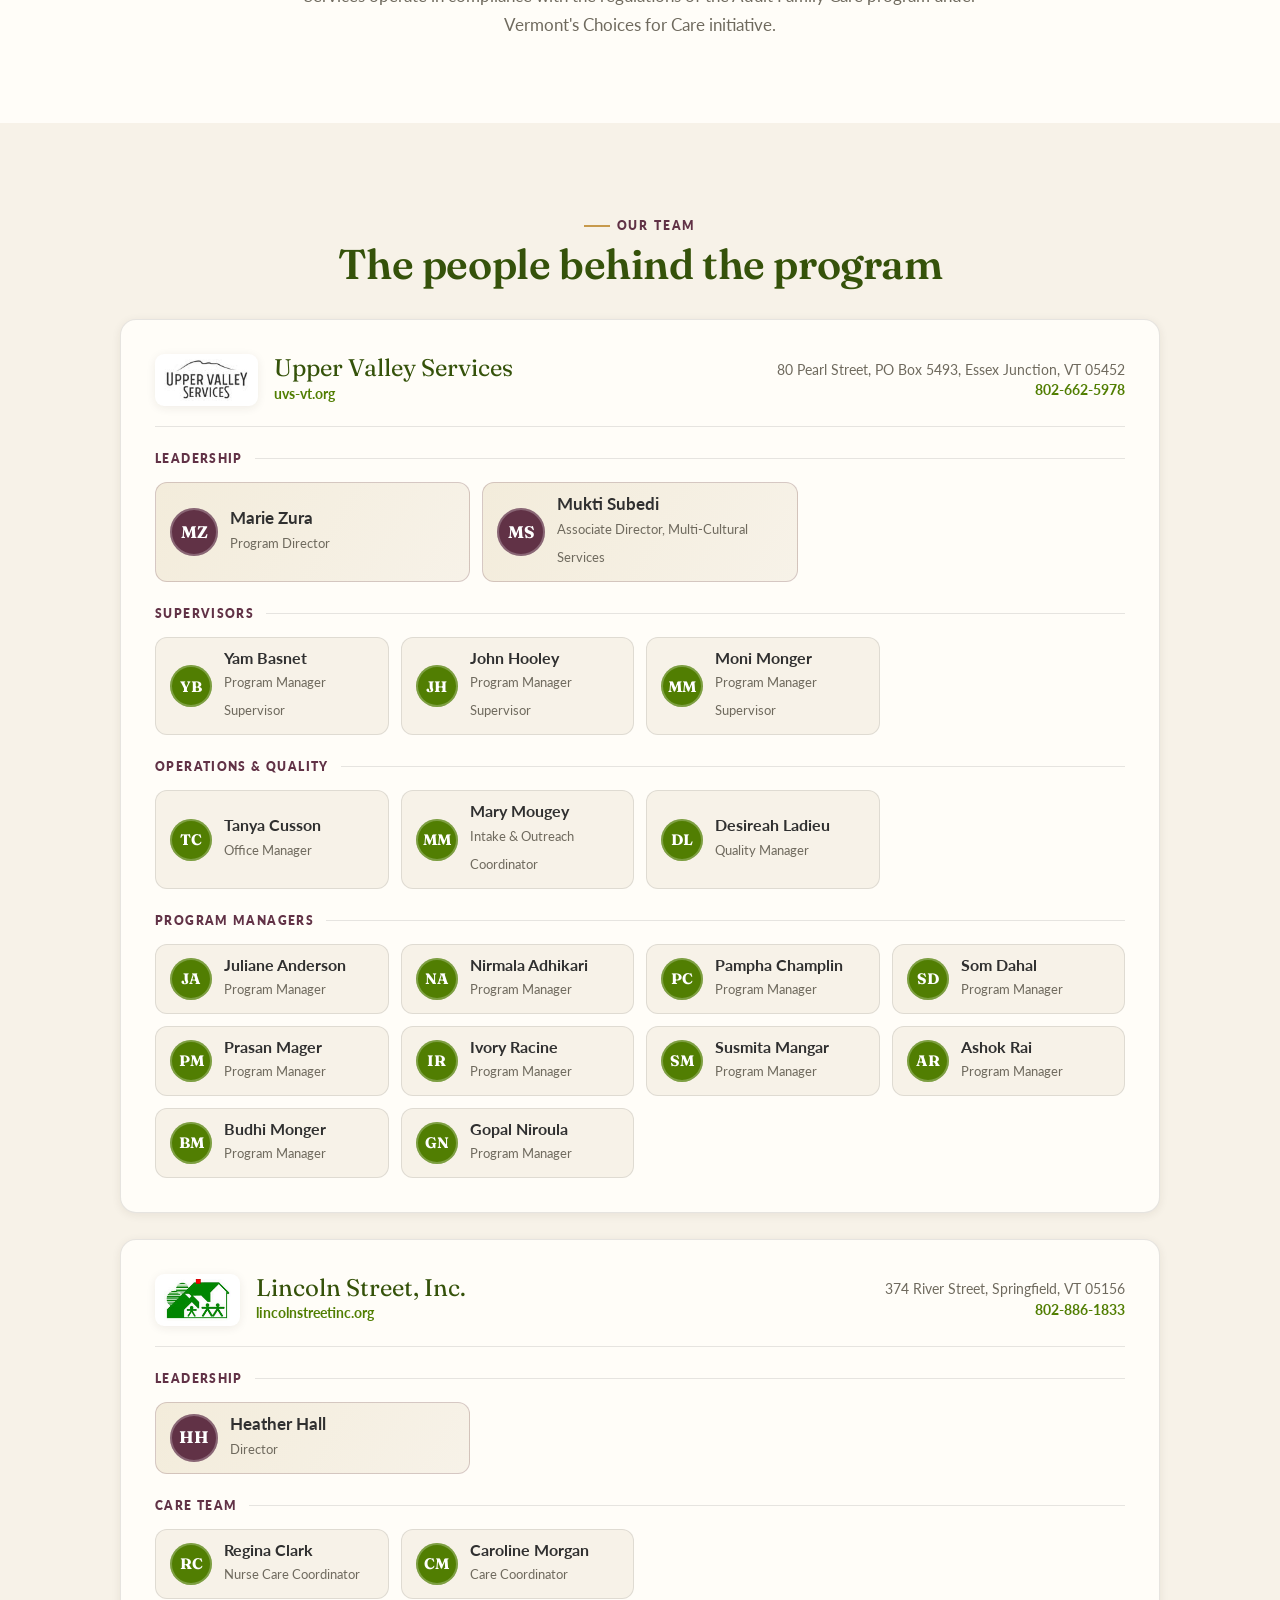
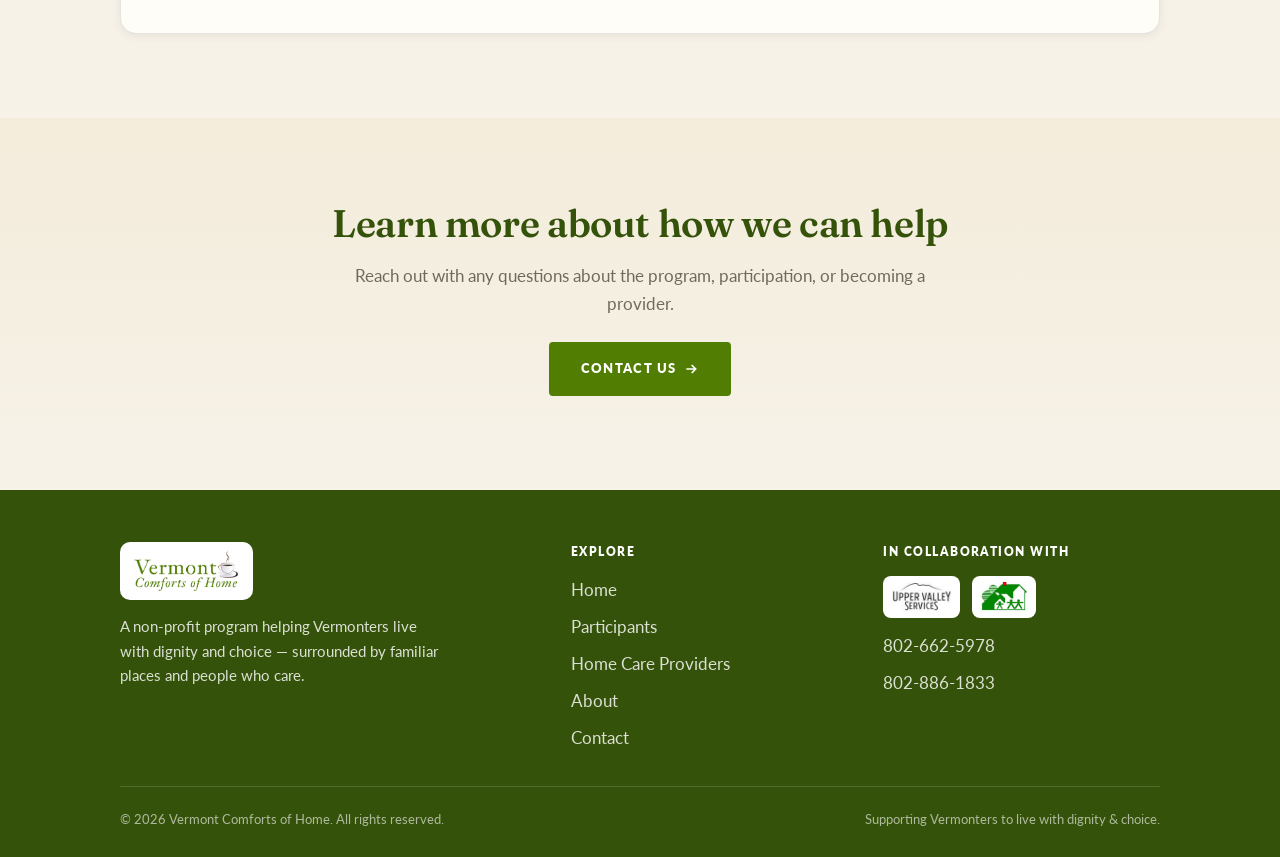
<file: about.html>
<!DOCTYPE html>
<html lang="en">
<head>
  <meta charset="UTF-8" />
  <meta name="viewport" content="width=device-width, initial-scale=1.0" />
  <title>About Us | Vermont Comforts of Home</title>
  <meta name="description" content="Vermont Comforts of Home is run by Upper Valley Services and Lincoln Street, Inc. Meet our team and learn about our values and Adult Family Care services." />
  <link rel="canonical" href="https://www.vtcomfortsofhome.org/about.html" />
  <link rel="alternate" hreflang="en" href="https://www.vtcomfortsofhome.org/about.html" />
  <link rel="alternate" hreflang="ne" href="https://www.vtcomfortsofhome.org/ne/about.html" />
  <link rel="alternate" hreflang="x-default" href="https://www.vtcomfortsofhome.org/about.html" />
  <meta name="theme-color" content="#517e02" />
  <meta property="og:type" content="website" />
  <meta property="og:site_name" content="Vermont Comforts of Home" />
  <meta property="og:title" content="About Us | Vermont Comforts of Home" />
  <meta property="og:description" content="Vermont Comforts of Home is run by Upper Valley Services and Lincoln Street, Inc. Meet our team and learn about our values and Adult Family Care services." />
  <meta property="og:url" content="https://www.vtcomfortsofhome.org/about.html" />
  <meta property="og:image" content="https://www.vtcomfortsofhome.org/assets/images/og-image.jpg" />
  <meta property="og:image:width" content="1200" />
  <meta property="og:image:height" content="630" />
  <meta property="og:image:alt" content="Vermont Comforts of Home" />
  <meta property="og:locale" content="en_US" />
  <meta property="og:locale:alternate" content="ne_NP" />
  <meta name="twitter:card" content="summary_large_image" />
  <meta name="twitter:title" content="About Us | Vermont Comforts of Home" />
  <meta name="twitter:description" content="Vermont Comforts of Home is run by Upper Valley Services and Lincoln Street, Inc. Meet our team and learn about our values and Adult Family Care services." />
  <meta name="twitter:image" content="https://www.vtcomfortsofhome.org/assets/images/og-image.jpg" />
  <link rel="icon" type="image/png" sizes="48x48" href="assets/images/favicon-48.png" />
  <link rel="apple-touch-icon" href="assets/images/apple-touch-icon.png" />
  <script>try{var l=/^\/ne(\/|$)/.test(location.pathname)?"ne":new URLSearchParams(location.search).get("lang")||localStorage.getItem("vcoh:lang");if(l==="ne")document.documentElement.classList.add("lang-pending","lang-ne")}catch(e){}setTimeout(function(){document.documentElement.classList.remove("lang-pending")},2500)</script>
  <link rel="preconnect" href="https://fonts.googleapis.com" />
  <link rel="preconnect" href="https://fonts.gstatic.com" crossorigin />
  <link href="https://fonts.googleapis.com/css2?family=Fraunces:ital,opsz,wght@0,9..144,400..600;1,9..144,400..600&family=Lato:wght@400;700;900&display=swap" rel="stylesheet" />
  <link rel="stylesheet" href="css/styles.css?v=20261117" />
  <script type="application/ld+json">{"@context": "https://schema.org", "@type": "BreadcrumbList", "itemListElement": [{"@type": "ListItem", "position": 1, "name": "Home", "item": "https://www.vtcomfortsofhome.org/"}, {"@type": "ListItem", "position": 2, "name": "About", "item": "https://www.vtcomfortsofhome.org/about.html"}]}</script>
</head>
<body>

  <header class="site-header">
    <a class="brand" href="index.html" aria-label="Vermont Comforts of Home — Home">
      <img src="assets/images/logo.jpg" alt="Vermont Comforts of Home" width="1250" height="480" fetchpriority="high" />
    </a>
  </header>
  <nav class="mainnav" aria-label="Main navigation">
    <div class="nav-inner">
      <button class="nav-toggle" aria-label="Menu" aria-expanded="false"><span></span><span></span><span></span></button>
      <a href="index.html">Home</a>
      <a href="participants.html">Participants</a>
      <a href="home-care-providers.html">Home Care Providers</a>
      <a href="about.html" class="active">About</a>
      <a href="contact.html">Contact</a>
    </div>
  </nav>

  <!-- SLIM HERO -->
  <section class="hero hero-slim">
    <video autoplay muted loop playsinline preload="auto" poster="assets/images/hero-poster.jpg">
      <source src="assets/video/hero.mp4" type="video/mp4" />
    </video>
    <div class="hero-inner">
      <h1>About Us</h1>
      <div class="hero-breadcrumb"><a href="index.html">Home</a> &nbsp;/&nbsp; About</div>
    </div>
    <span class="muted-badge">
      <svg viewBox="0 0 24 24" fill="none" stroke="currentColor" stroke-width="2" width="13" height="13"><path d="M11 5 6 9H2v6h4l5 4V5z"/><line x1="23" y1="9" x2="17" y2="15"/><line x1="17" y1="9" x2="23" y2="15"/></svg>
      Ambient video · sound off
    </span>
  </section>

  <!-- WHO ARE WE -->
  <section class="section">
    <div class="wrap">
      <div class="block reveal">
        <div class="block-copy">
          <div class="eyebrow-line">Who are we?</div>
          <h2>A choice, when living at home is no longer possible</h2>
          <p>The Vermont Comforts of Home program is jointly marketed by two Vermont organizations: <strong>Lincoln Street, Inc.</strong> and <strong>Upper Valley Services, Inc.</strong></p>
          <p>The goal of Vermont Comforts of Home is to provide a choice when, due to medical and personal-care needs, a person can no longer live at home without support.</p>
        </div>
        <div class="block-media tall"><img src="assets/images/plaidscarf.jpg" alt="A participant smiling at home" width="623" height="533" loading="lazy" decoding="async" /></div>
      </div>
    </div>
  </section>

  <!-- VALUES + SERVICES -->
  <section class="section tint">
    <div class="wrap">
      <div class="info-grid">
        <div class="info reveal">
          <h3><svg viewBox="0 0 24 24" fill="none" stroke="currentColor" stroke-width="2"><path d="M3 18v-6a9 9 0 0 1 18 0v6"/><path d="M21 19a2 2 0 0 1-2 2h-1a2 2 0 0 1-2-2v-3a2 2 0 0 1 2-2h3zM3 19a2 2 0 0 0 2 2h1a2 2 0 0 0 2-2v-3a2 2 0 0 0-2-2H3z"/></svg>What are our values?</h3>
          <p>All people, regardless of their age or care needs, should have a voice in how they are supported and where they live.</p>
        </div>
        <div class="info reveal">
          <h3><svg viewBox="0 0 24 24" fill="none" stroke="currentColor" stroke-width="2"><path d="M9 11l3 3L22 4"/><path d="M21 12v7a2 2 0 0 1-2 2H5a2 2 0 0 1-2-2V5a2 2 0 0 1 2-2h11"/></svg>What services do we provide?</h3>
          <ul class="tick" style="margin-bottom:0">
            <li><svg viewBox="0 0 24 24" fill="none" stroke="currentColor" stroke-width="2.5"><path d="M20 6 9 17l-5-5"/></svg>Care coordination</li>
            <li><svg viewBox="0 0 24 24" fill="none" stroke="currentColor" stroke-width="2.5"><path d="M20 6 9 17l-5-5"/></svg>Residential support</li>
            <li><svg viewBox="0 0 24 24" fill="none" stroke="currentColor" stroke-width="2.5"><path d="M20 6 9 17l-5-5"/></svg>Safety</li>
          </ul>
        </div>
      </div>
      <p class="lead-center reveal" style="color:var(--muted);margin-top:28px">Services operate in compliance with the regulations of the Adult Family Care program under Vermont's Choices for Care initiative.</p>
    </div>
  </section>

  <!-- STAFF -->
  <section class="section">
    <div class="wrap">
      <div class="lead-center reveal" style="margin-bottom:32px">
        <div class="eyebrow-line" style="justify-content:center">Our team</div>
        <h2>The people behind the program</h2>
      </div>
      <!-- Rendered from data/content.json by js/content.js so staff can be
           managed in the site editor. The markup below is the fallback. -->
      <div class="team" data-team>
      <div class="team-org reveal">
        <div class="org-head">
          <img src="assets/images/uvs-logo.jpg" alt="Upper Valley Services" width="130" height="64" loading="lazy" decoding="async" />
          <div>
            <div class="org-name">Upper Valley Services</div>
            <div class="org-meta"><a href="https://uvs-vt.org" target="_blank" rel="noopener">uvs-vt.org</a></div>
          </div>
          <div class="org-contact">80 Pearl Street, PO Box 5493, Essex Junction, VT 05452<br /><a href="tel:8026625978">802-662-5978</a></div>
        </div>
        <div class="tier tier-lead">
          <div class="tier-label">Leadership</div>
          <div class="people"><div class="person"><span class="avatar">MZ</span><div><strong>Marie Zura</strong><span>Program Director</span></div></div><div class="person"><span class="avatar">MS</span><div><strong>Mukti Subedi</strong><span>Associate Director, Multi-Cultural Services</span></div></div></div>
        </div>
        <div class="tier">
          <div class="tier-label">Supervisors</div>
          <div class="people"><div class="person"><span class="avatar">YB</span><div><strong>Yam Basnet</strong><span>Program Manager Supervisor</span></div></div><div class="person"><span class="avatar">JH</span><div><strong>John Hooley</strong><span>Program Manager Supervisor</span></div></div><div class="person"><span class="avatar">MM</span><div><strong>Moni Monger</strong><span>Program Manager Supervisor</span></div></div></div>
        </div>
        <div class="tier">
          <div class="tier-label">Operations & Quality</div>
          <div class="people"><div class="person"><span class="avatar">TC</span><div><strong>Tanya Cusson</strong><span>Office Manager</span></div></div><div class="person"><span class="avatar">MM</span><div><strong>Mary Mougey</strong><span>Intake & Outreach Coordinator</span></div></div><div class="person"><span class="avatar">DL</span><div><strong>Desireah Ladieu</strong><span>Quality Manager</span></div></div></div>
        </div>
        <div class="tier">
          <div class="tier-label">Program Managers</div>
          <div class="people"><div class="person"><span class="avatar">JA</span><div><strong>Juliane Anderson</strong><span>Program Manager</span></div></div><div class="person"><span class="avatar">NA</span><div><strong>Nirmala Adhikari</strong><span>Program Manager</span></div></div><div class="person"><span class="avatar">PC</span><div><strong>Pampha Champlin</strong><span>Program Manager</span></div></div><div class="person"><span class="avatar">SD</span><div><strong>Som Dahal</strong><span>Program Manager</span></div></div><div class="person"><span class="avatar">PM</span><div><strong>Prasan Mager</strong><span>Program Manager</span></div></div><div class="person"><span class="avatar">IR</span><div><strong>Ivory Racine</strong><span>Program Manager</span></div></div><div class="person"><span class="avatar">SM</span><div><strong>Susmita Mangar</strong><span>Program Manager</span></div></div><div class="person"><span class="avatar">AR</span><div><strong>Ashok Rai</strong><span>Program Manager</span></div></div><div class="person"><span class="avatar">BM</span><div><strong>Budhi Monger</strong><span>Program Manager</span></div></div><div class="person"><span class="avatar">GN</span><div><strong>Gopal Niroula</strong><span>Program Manager</span></div></div></div>
        </div>
      </div>
      <div class="team-org reveal">
        <div class="org-head">
          <img src="assets/images/lincoln-logo.jpg" alt="Lincoln Street, Inc." width="130" height="82" loading="lazy" decoding="async" />
          <div>
            <div class="org-name">Lincoln Street, Inc.</div>
            <div class="org-meta"><a href="https://lincolnstreetinc.org" target="_blank" rel="noopener">lincolnstreetinc.org</a></div>
          </div>
          <div class="org-contact">374 River Street, Springfield, VT 05156<br /><a href="tel:8028861833">802-886-1833</a></div>
        </div>
        <div class="tier tier-lead">
          <div class="tier-label">Leadership</div>
          <div class="people"><div class="person"><span class="avatar">HH</span><div><strong>Heather Hall</strong><span>Director</span></div></div></div>
        </div>
        <div class="tier">
          <div class="tier-label">Care Team</div>
          <div class="people"><div class="person"><span class="avatar">RC</span><div><strong>Regina Clark</strong><span>Nurse Care Coordinator</span></div></div><div class="person"><span class="avatar">CM</span><div><strong>Caroline Morgan</strong><span>Care Coordinator</span></div></div></div>
        </div>
      </div>
      </div>
    </div>
  </section>

  <!-- CTA -->
  <section class="section plum-tint">
    <div class="wrap cta-band reveal">
      <h2>Learn more about how we can help</h2>
      <p>Reach out with any questions about the program, participation, or becoming a provider.</p>
      <a href="contact.html" class="btn btn-primary">Contact us
        <svg viewBox="0 0 24 24" fill="none" stroke="currentColor" stroke-width="2.5"><path d="M5 12h14M13 6l6 6-6 6"/></svg>
      </a>
    </div>
  </section>

  <!-- FOOTER -->
  <footer class="footer">
    <div class="wrap">
      <div class="footer-top">
        <div class="footer-brand">
          <img src="assets/images/logo.jpg" alt="Vermont Comforts of Home" width="1250" height="480" loading="lazy" decoding="async" />
          <p>A non-profit program helping Vermonters live with dignity and choice — surrounded by familiar places and people who care.</p>
        </div>
        <div>
          <h5>Explore</h5>
          <ul>
            <li><a href="index.html">Home</a></li>
            <li><a href="participants.html">Participants</a></li>
            <li><a href="home-care-providers.html">Home Care Providers</a></li>
            <li><a href="about.html">About</a></li>
            <li><a href="contact.html">Contact</a></li>
          </ul>
        </div>
        <div>
          <h5>In collaboration with</h5>
          <div class="footer-partners">
            <a href="https://uvs-vt.org" target="_blank" rel="noopener" aria-label="Upper Valley Services"><img src="assets/images/uvs-logo.jpg" alt="Upper Valley Services" width="130" height="64" loading="lazy" decoding="async" /></a>
            <a href="https://lincolnstreetinc.org" target="_blank" rel="noopener" aria-label="Lincoln Street, Inc."><img src="assets/images/lincoln-logo.jpg" alt="Lincoln Street, Inc." width="130" height="82" loading="lazy" decoding="async" /></a>
          </div>
          <ul>
            <li><a href="tel:8026625978">802-662-5978</a></li>
            <li><a href="tel:8028861833">802-886-1833</a></li>
          </ul>
        </div>
      </div>
      <div class="footer-bottom">
        <span>© <span id="year">2026</span> Vermont Comforts of Home. All rights reserved.</span>
        <span>Supporting Vermonters to live with dignity &amp; choice.</span>
      </div>
    </div>
  </footer>

  <script src="js/i18n-ne.js?v=20261117"></script>
  <script src="js/content.js?v=20261117"></script>
  <script src="js/main.js?v=20261117"></script>
</body>
</html>
</file>
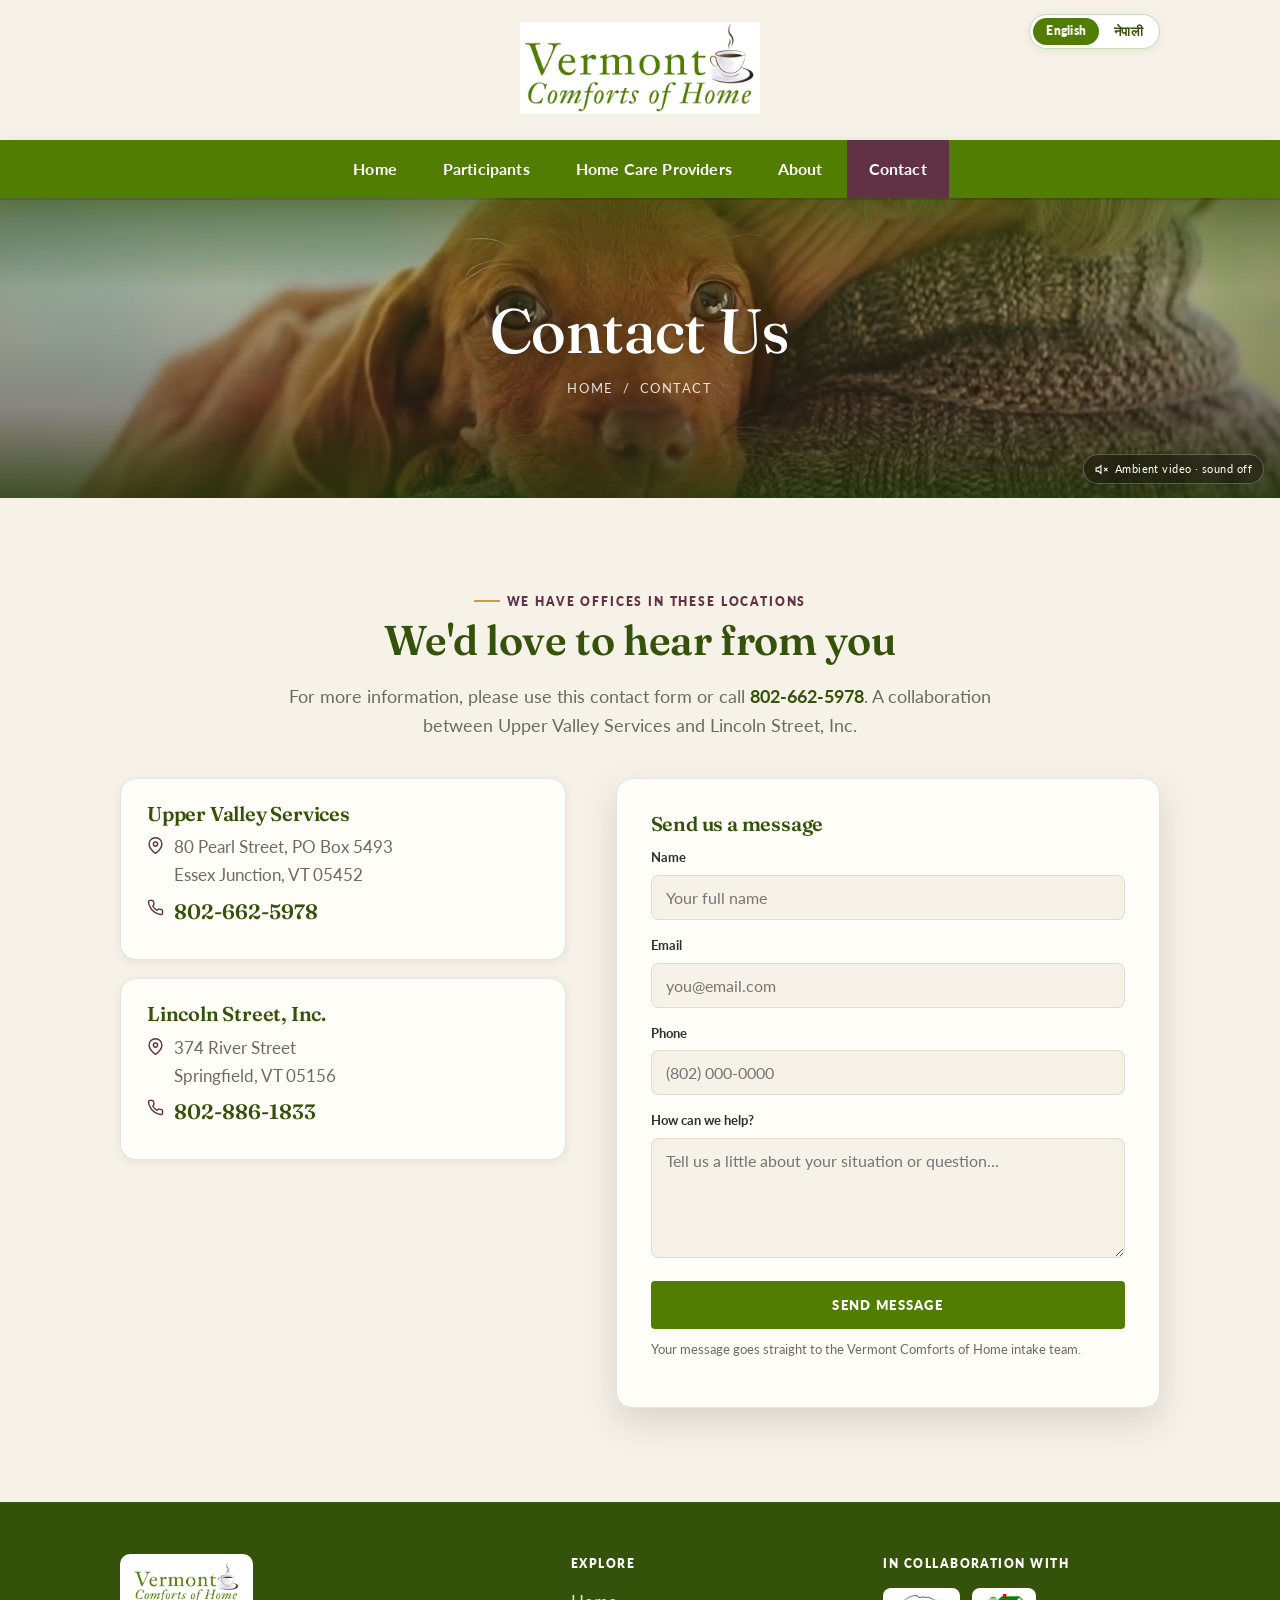
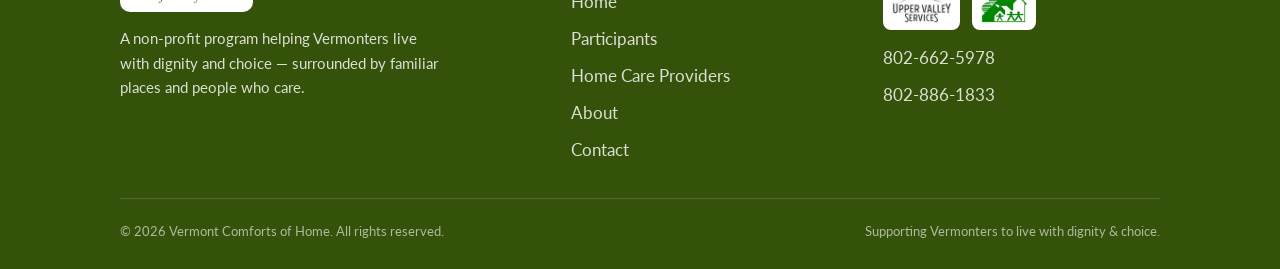
<file: contact.html>
<!DOCTYPE html>
<html lang="en">
<head>
  <meta charset="UTF-8" />
  <meta name="viewport" content="width=device-width, initial-scale=1.0" />
  <title>Contact Us | Vermont Comforts of Home — Essex Junction &amp; Springfield, VT</title>
  <meta name="description" content="Contact Vermont Comforts of Home. Offices in Essex Junction (802-662-5978) and Springfield (802-886-1833), Vermont. Send us a message online." />
  <link rel="canonical" href="https://www.vtcomfortsofhome.org/contact.html" />
  <link rel="alternate" hreflang="en" href="https://www.vtcomfortsofhome.org/contact.html" />
  <link rel="alternate" hreflang="ne" href="https://www.vtcomfortsofhome.org/ne/contact.html" />
  <link rel="alternate" hreflang="x-default" href="https://www.vtcomfortsofhome.org/contact.html" />
  <meta name="theme-color" content="#517e02" />
  <meta property="og:type" content="website" />
  <meta property="og:site_name" content="Vermont Comforts of Home" />
  <meta property="og:title" content="Contact Us | Vermont Comforts of Home — Essex Junction &amp; Springfield, VT" />
  <meta property="og:description" content="Contact Vermont Comforts of Home. Offices in Essex Junction (802-662-5978) and Springfield (802-886-1833), Vermont. Send us a message online." />
  <meta property="og:url" content="https://www.vtcomfortsofhome.org/contact.html" />
  <meta property="og:image" content="https://www.vtcomfortsofhome.org/assets/images/og-image.jpg" />
  <meta property="og:image:width" content="1200" />
  <meta property="og:image:height" content="630" />
  <meta property="og:image:alt" content="Vermont Comforts of Home" />
  <meta property="og:locale" content="en_US" />
  <meta property="og:locale:alternate" content="ne_NP" />
  <meta name="twitter:card" content="summary_large_image" />
  <meta name="twitter:title" content="Contact Us | Vermont Comforts of Home — Essex Junction &amp; Springfield, VT" />
  <meta name="twitter:description" content="Contact Vermont Comforts of Home. Offices in Essex Junction (802-662-5978) and Springfield (802-886-1833), Vermont. Send us a message online." />
  <meta name="twitter:image" content="https://www.vtcomfortsofhome.org/assets/images/og-image.jpg" />
  <link rel="icon" type="image/png" sizes="48x48" href="assets/images/favicon-48.png" />
  <link rel="apple-touch-icon" href="assets/images/apple-touch-icon.png" />
  <script>try{var l=/^\/ne(\/|$)/.test(location.pathname)?"ne":new URLSearchParams(location.search).get("lang")||localStorage.getItem("vcoh:lang");if(l==="ne")document.documentElement.classList.add("lang-pending","lang-ne")}catch(e){}setTimeout(function(){document.documentElement.classList.remove("lang-pending")},2500)</script>
  <link rel="preconnect" href="https://fonts.googleapis.com" />
  <link rel="preconnect" href="https://fonts.gstatic.com" crossorigin />
  <link href="https://fonts.googleapis.com/css2?family=Fraunces:ital,opsz,wght@0,9..144,400..600;1,9..144,400..600&family=Lato:wght@400;700;900&display=swap" rel="stylesheet" />
  <link rel="stylesheet" href="css/styles.css?v=20261117" />
  <script type="application/ld+json">{"@context": "https://schema.org", "@type": "BreadcrumbList", "itemListElement": [{"@type": "ListItem", "position": 1, "name": "Home", "item": "https://www.vtcomfortsofhome.org/"}, {"@type": "ListItem", "position": 2, "name": "Contact", "item": "https://www.vtcomfortsofhome.org/contact.html"}]}</script>
</head>
<body>

  <header class="site-header">
    <a class="brand" href="index.html" aria-label="Vermont Comforts of Home — Home">
      <img src="assets/images/logo.jpg" alt="Vermont Comforts of Home" width="1250" height="480" fetchpriority="high" />
    </a>
  </header>
  <nav class="mainnav" aria-label="Main navigation">
    <div class="nav-inner">
      <button class="nav-toggle" aria-label="Menu" aria-expanded="false"><span></span><span></span><span></span></button>
      <a href="index.html">Home</a>
      <a href="participants.html">Participants</a>
      <a href="home-care-providers.html">Home Care Providers</a>
      <a href="about.html">About</a>
      <a href="contact.html" class="active">Contact</a>
    </div>
  </nav>

  <!-- SLIM HERO -->
  <section class="hero hero-slim">
    <video autoplay muted loop playsinline preload="auto" poster="assets/images/hero-poster.jpg">
      <source src="assets/video/hero.mp4" type="video/mp4" />
    </video>
    <div class="hero-inner">
      <h1>Contact Us</h1>
      <div class="hero-breadcrumb"><a href="index.html">Home</a> &nbsp;/&nbsp; Contact</div>
    </div>
    <span class="muted-badge">
      <svg viewBox="0 0 24 24" fill="none" stroke="currentColor" stroke-width="2" width="13" height="13"><path d="M11 5 6 9H2v6h4l5 4V5z"/><line x1="23" y1="9" x2="17" y2="15"/><line x1="17" y1="9" x2="23" y2="15"/></svg>
      Ambient video · sound off
    </span>
  </section>

  <section class="section">
    <div class="wrap">
      <div class="lead-center reveal" style="margin-bottom:38px">
        <div class="eyebrow-line" style="justify-content:center">We have offices in these locations</div>
        <h2>We'd love to hear from you</h2>
        <p>For more information, please use this contact form or call <a href="tel:8026625978" style="font-weight:700">802-662-5978</a>. A collaboration between Upper Valley Services and Lincoln Street, Inc.</p>
      </div>

      <div class="contact-grid">
        <div class="office-cards reveal">
          <div class="office">
            <h3>Upper Valley Services</h3>
            <p><svg viewBox="0 0 24 24" fill="none" stroke="currentColor" stroke-width="2"><path d="M21 10c0 7-9 13-9 13s-9-6-9-13a9 9 0 0 1 18 0z"/><circle cx="12" cy="10" r="3"/></svg> 80 Pearl Street, PO Box 5493<br />Essex Junction, VT 05452</p>
            <p class="tel"><svg viewBox="0 0 24 24" fill="none" stroke="currentColor" stroke-width="2"><path d="M22 16.9v3a2 2 0 0 1-2.2 2 19.8 19.8 0 0 1-8.6-3.1 19.5 19.5 0 0 1-6-6 19.8 19.8 0 0 1-3.1-8.6A2 2 0 0 1 4.1 2h3a2 2 0 0 1 2 1.7c.1.9.4 1.8.7 2.7a2 2 0 0 1-.5 2.1L8.1 9.9a16 16 0 0 0 6 6l1.4-1.2a2 2 0 0 1 2.1-.5c.9.3 1.8.6 2.7.7a2 2 0 0 1 1.7 2z"/></svg> <a href="tel:8026625978">802-662-5978</a></p>
          </div>
          <div class="office">
            <h3>Lincoln Street, Inc.</h3>
            <p><svg viewBox="0 0 24 24" fill="none" stroke="currentColor" stroke-width="2"><path d="M21 10c0 7-9 13-9 13s-9-6-9-13a9 9 0 0 1 18 0z"/><circle cx="12" cy="10" r="3"/></svg> 374 River Street<br />Springfield, VT 05156</p>
            <p class="tel"><svg viewBox="0 0 24 24" fill="none" stroke="currentColor" stroke-width="2"><path d="M22 16.9v3a2 2 0 0 1-2.2 2 19.8 19.8 0 0 1-8.6-3.1 19.5 19.5 0 0 1-6-6 19.8 19.8 0 0 1-3.1-8.6A2 2 0 0 1 4.1 2h3a2 2 0 0 1 2 1.7c.1.9.4 1.8.7 2.7a2 2 0 0 1-.5 2.1L8.1 9.9a16 16 0 0 0 6 6l1.4-1.2a2 2 0 0 1 2.1-.5c.9.3 1.8.6 2.7.7a2 2 0 0 1 1.7 2z"/></svg> <a href="tel:8028861833">802-886-1833</a></p>
          </div>
        </div>

        <form class="contact-form reveal" id="contact-form" action="/api/contact" method="post" novalidate>
          <h3 style="margin-bottom:.6em">Send us a message</h3>
          <div class="field">
            <label for="cf-name">Name</label>
            <input id="cf-name" name="name" type="text" placeholder="Your full name" autocomplete="name" maxlength="120" required />
          </div>
          <div class="field">
            <label for="cf-email">Email</label>
            <input id="cf-email" name="email" type="email" placeholder="you@email.com" autocomplete="email" maxlength="200" />
          </div>
          <div class="field">
            <label for="cf-phone">Phone</label>
            <input id="cf-phone" name="phone" type="tel" placeholder="(802) 000-0000" autocomplete="tel" maxlength="40" />
          </div>
          <div class="field">
            <label for="cf-msg">How can we help?</label>
            <textarea id="cf-msg" name="message" placeholder="Tell us a little about your situation or question…" maxlength="5000" required></textarea>
          </div>
          <button type="submit" class="btn btn-primary" style="width:100%;justify-content:center">Send message</button>
          <div class="hp-field" aria-hidden="true">
            <label for="cf-company">Company</label>
            <input id="cf-company" name="company" type="text" tabindex="-1" autocomplete="off" />
          </div>
          <div class="form-success" role="status" aria-live="polite"></div>
          <p class="form-note">Your message goes straight to the Vermont Comforts of Home intake team.</p>
        </form>
      </div>
    </div>
  </section>

  <!-- FOOTER -->
  <footer class="footer">
    <div class="wrap">
      <div class="footer-top">
        <div class="footer-brand">
          <img src="assets/images/logo.jpg" alt="Vermont Comforts of Home" width="1250" height="480" loading="lazy" decoding="async" />
          <p>A non-profit program helping Vermonters live with dignity and choice — surrounded by familiar places and people who care.</p>
        </div>
        <div>
          <h5>Explore</h5>
          <ul>
            <li><a href="index.html">Home</a></li>
            <li><a href="participants.html">Participants</a></li>
            <li><a href="home-care-providers.html">Home Care Providers</a></li>
            <li><a href="about.html">About</a></li>
            <li><a href="contact.html">Contact</a></li>
          </ul>
        </div>
        <div>
          <h5>In collaboration with</h5>
          <div class="footer-partners">
            <a href="https://uvs-vt.org" target="_blank" rel="noopener" aria-label="Upper Valley Services"><img src="assets/images/uvs-logo.jpg" alt="Upper Valley Services" width="130" height="64" loading="lazy" decoding="async" /></a>
            <a href="https://lincolnstreetinc.org" target="_blank" rel="noopener" aria-label="Lincoln Street, Inc."><img src="assets/images/lincoln-logo.jpg" alt="Lincoln Street, Inc." width="130" height="82" loading="lazy" decoding="async" /></a>
          </div>
          <ul>
            <li><a href="tel:8026625978">802-662-5978</a></li>
            <li><a href="tel:8028861833">802-886-1833</a></li>
          </ul>
        </div>
      </div>
      <div class="footer-bottom">
        <span>© <span id="year">2026</span> Vermont Comforts of Home. All rights reserved.</span>
        <span>Supporting Vermonters to live with dignity &amp; choice.</span>
      </div>
    </div>
  </footer>

  <script src="js/i18n-ne.js?v=20261117"></script>
  <script src="js/content.js?v=20261117"></script>
  <script src="js/main.js?v=20261117"></script>
</body>
</html>
</file>
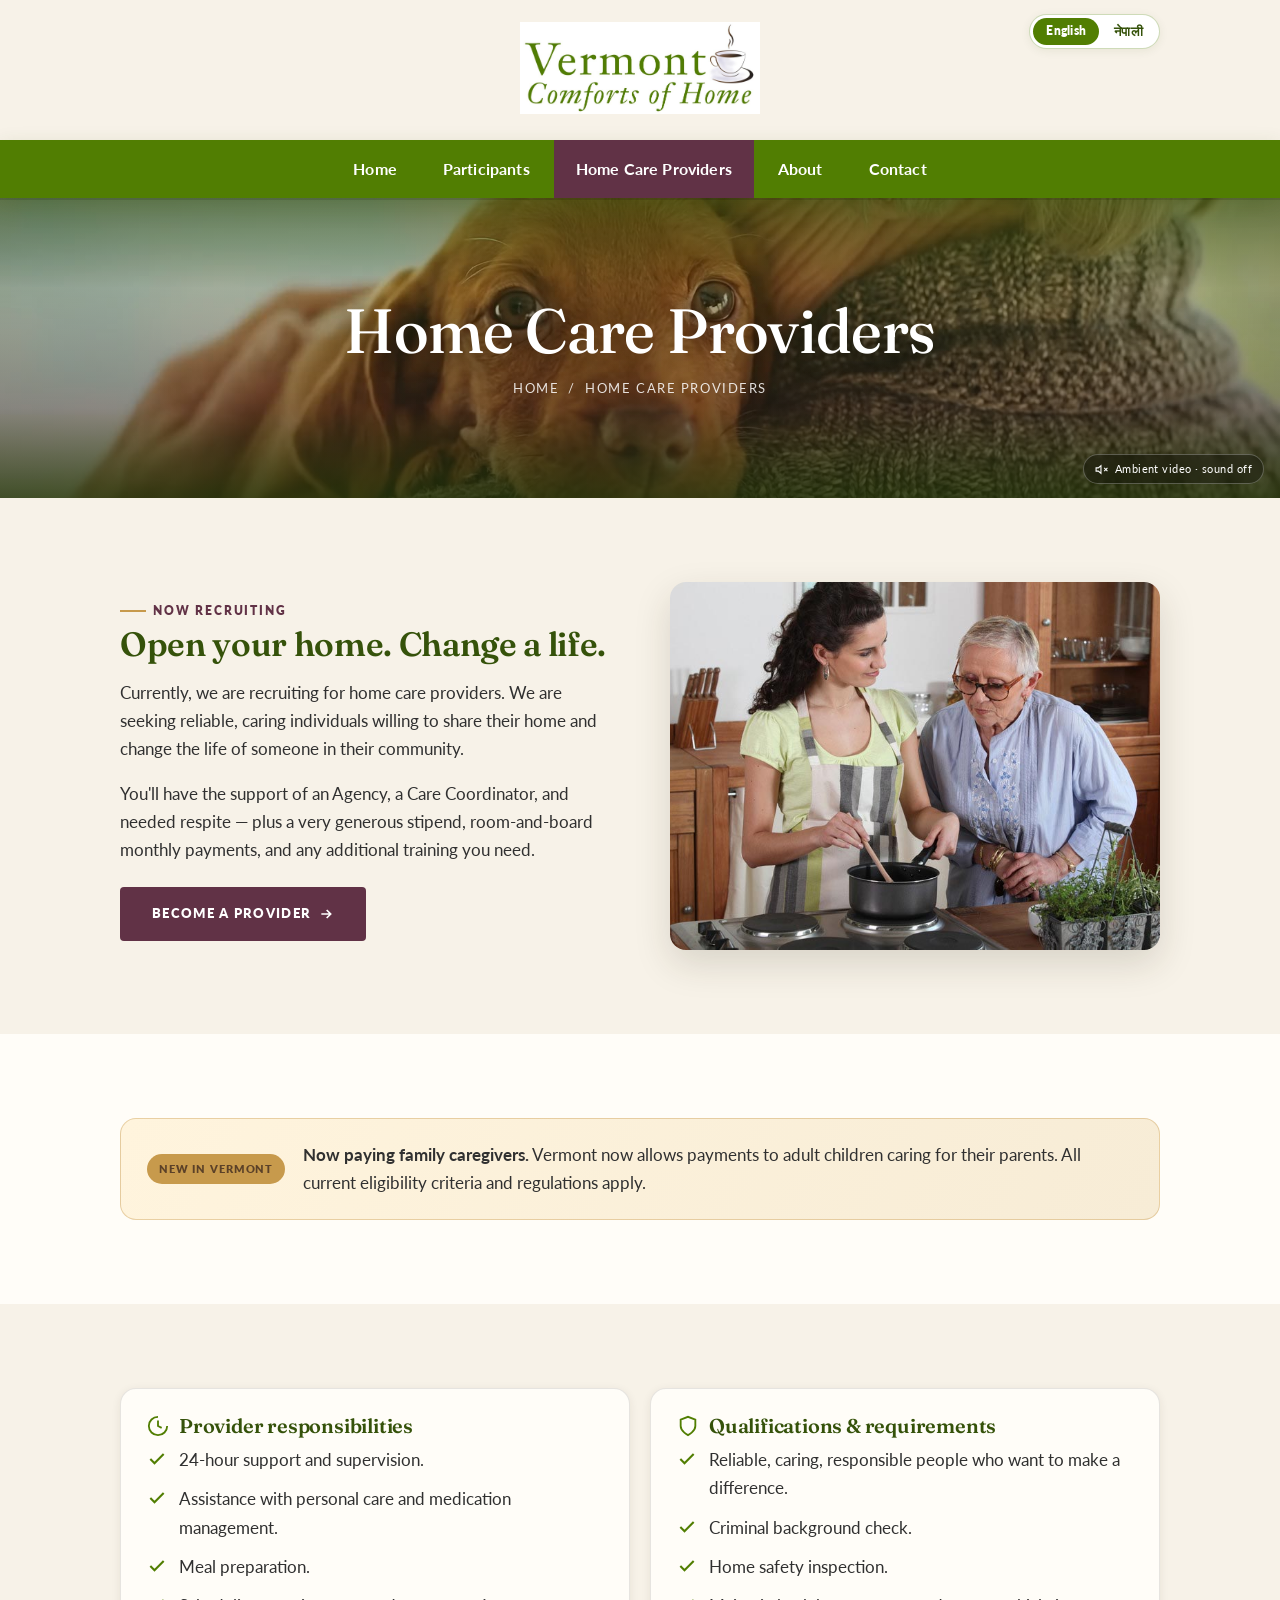
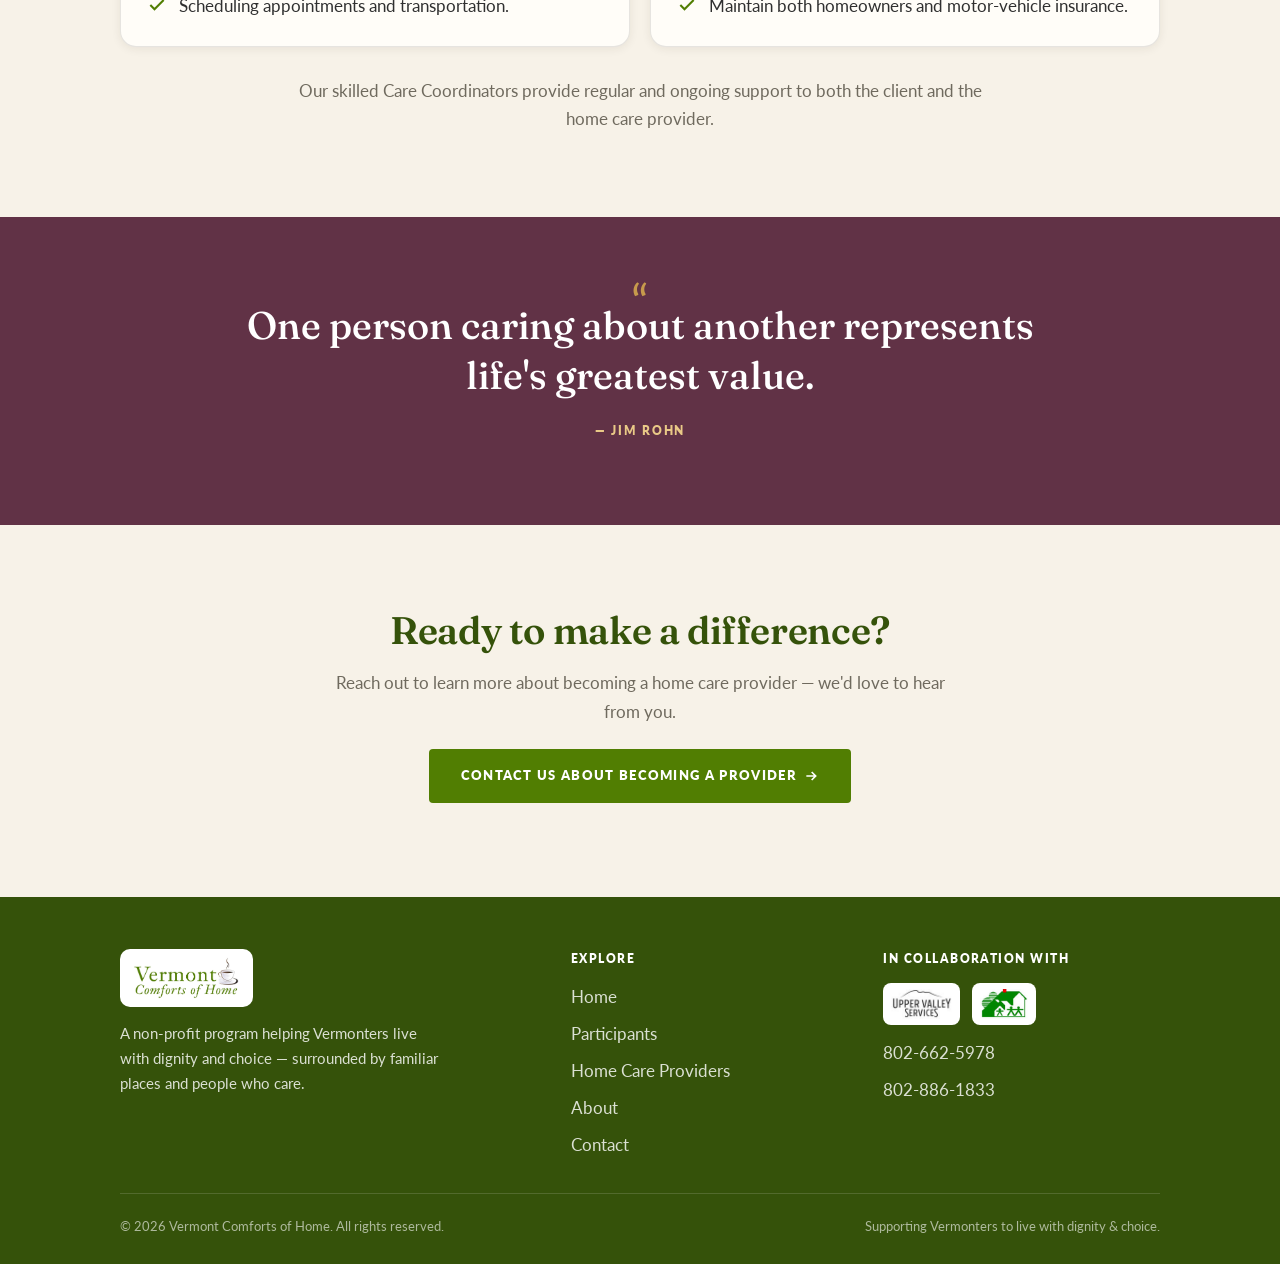
<file: home-care-providers.html>
<!DOCTYPE html>
<html lang="en">
<head>
  <meta charset="UTF-8" />
  <meta name="viewport" content="width=device-width, initial-scale=1.0" />
  <title>Become a Home Care Provider in Vermont | Vermont Comforts of Home</title>
  <meta name="description" content="Share your home and change a life. Become a paid home care provider with Vermont Comforts of Home: generous stipend, room-and-board payments, training and agency support." />
  <link rel="canonical" href="https://www.vtcomfortsofhome.org/home-care-providers.html" />
  <link rel="alternate" hreflang="en" href="https://www.vtcomfortsofhome.org/home-care-providers.html" />
  <link rel="alternate" hreflang="ne" href="https://www.vtcomfortsofhome.org/ne/home-care-providers.html" />
  <link rel="alternate" hreflang="x-default" href="https://www.vtcomfortsofhome.org/home-care-providers.html" />
  <meta name="theme-color" content="#517e02" />
  <meta property="og:type" content="website" />
  <meta property="og:site_name" content="Vermont Comforts of Home" />
  <meta property="og:title" content="Become a Home Care Provider in Vermont | Vermont Comforts of Home" />
  <meta property="og:description" content="Share your home and change a life. Become a paid home care provider with Vermont Comforts of Home: generous stipend, room-and-board payments, training and agency support." />
  <meta property="og:url" content="https://www.vtcomfortsofhome.org/home-care-providers.html" />
  <meta property="og:image" content="https://www.vtcomfortsofhome.org/assets/images/og-image.jpg" />
  <meta property="og:image:width" content="1200" />
  <meta property="og:image:height" content="630" />
  <meta property="og:image:alt" content="Vermont Comforts of Home" />
  <meta property="og:locale" content="en_US" />
  <meta property="og:locale:alternate" content="ne_NP" />
  <meta name="twitter:card" content="summary_large_image" />
  <meta name="twitter:title" content="Become a Home Care Provider in Vermont | Vermont Comforts of Home" />
  <meta name="twitter:description" content="Share your home and change a life. Become a paid home care provider with Vermont Comforts of Home: generous stipend, room-and-board payments, training and agency support." />
  <meta name="twitter:image" content="https://www.vtcomfortsofhome.org/assets/images/og-image.jpg" />
  <link rel="icon" type="image/png" sizes="48x48" href="assets/images/favicon-48.png" />
  <link rel="apple-touch-icon" href="assets/images/apple-touch-icon.png" />
  <script>try{var l=/^\/ne(\/|$)/.test(location.pathname)?"ne":new URLSearchParams(location.search).get("lang")||localStorage.getItem("vcoh:lang");if(l==="ne")document.documentElement.classList.add("lang-pending","lang-ne")}catch(e){}setTimeout(function(){document.documentElement.classList.remove("lang-pending")},2500)</script>
  <link rel="preconnect" href="https://fonts.googleapis.com" />
  <link rel="preconnect" href="https://fonts.gstatic.com" crossorigin />
  <link href="https://fonts.googleapis.com/css2?family=Fraunces:ital,opsz,wght@0,9..144,400..600;1,9..144,400..600&family=Lato:wght@400;700;900&display=swap" rel="stylesheet" />
  <link rel="stylesheet" href="css/styles.css?v=20261117" />
  <script type="application/ld+json">{"@context": "https://schema.org", "@type": "BreadcrumbList", "itemListElement": [{"@type": "ListItem", "position": 1, "name": "Home", "item": "https://www.vtcomfortsofhome.org/"}, {"@type": "ListItem", "position": 2, "name": "Home Care Providers", "item": "https://www.vtcomfortsofhome.org/home-care-providers.html"}]}</script>
</head>
<body>

  <header class="site-header">
    <a class="brand" href="index.html" aria-label="Vermont Comforts of Home — Home">
      <img src="assets/images/logo.jpg" alt="Vermont Comforts of Home" width="1250" height="480" fetchpriority="high" />
    </a>
  </header>
  <nav class="mainnav" aria-label="Main navigation">
    <div class="nav-inner">
      <button class="nav-toggle" aria-label="Menu" aria-expanded="false"><span></span><span></span><span></span></button>
      <a href="index.html">Home</a>
      <a href="participants.html">Participants</a>
      <a href="home-care-providers.html" class="active">Home Care Providers</a>
      <a href="about.html">About</a>
      <a href="contact.html">Contact</a>
    </div>
  </nav>

  <!-- SLIM HERO -->
  <section class="hero hero-slim">
    <video autoplay muted loop playsinline preload="auto" poster="assets/images/hero-poster.jpg">
      <source src="assets/video/hero.mp4" type="video/mp4" />
    </video>
    <div class="hero-inner">
      <h1>Home Care Providers</h1>
      <div class="hero-breadcrumb"><a href="index.html">Home</a> &nbsp;/&nbsp; Home Care Providers</div>
    </div>
    <span class="muted-badge">
      <svg viewBox="0 0 24 24" fill="none" stroke="currentColor" stroke-width="2" width="13" height="13"><path d="M11 5 6 9H2v6h4l5 4V5z"/><line x1="23" y1="9" x2="17" y2="15"/><line x1="17" y1="9" x2="23" y2="15"/></svg>
      Ambient video · sound off
    </span>
  </section>

  <!-- INTRO -->
  <section class="section">
    <div class="wrap">
      <div class="block reveal">
        <div class="block-copy">
          <div class="eyebrow-line">Now recruiting</div>
          <h2>Open your home. Change a life.</h2>
          <p>Currently, we are recruiting for home care providers. We are seeking reliable, caring individuals willing to share their home and change the life of someone in their community.</p>
          <p>You'll have the support of an Agency, a Care Coordinator, and needed respite — plus a very generous stipend, room-and-board monthly payments, and any additional training you need.</p>
          <a href="contact.html" class="btn btn-plum" style="margin-top:6px">Become a provider
            <svg viewBox="0 0 24 24" fill="none" stroke="currentColor" stroke-width="2.5"><path d="M5 12h14M13 6l6 6-6 6"/></svg>
          </a>
        </div>
        <div class="block-media"><img src="assets/images/cooking.jpg" alt="A home care provider cooking with a participant" width="800" height="533" loading="lazy" decoding="async" /></div>
      </div>
    </div>
  </section>

  <!-- NEW OPPORTUNITY -->
  <section class="section tint">
    <div class="wrap">
      <div class="callout reveal">
        <span class="badge">New in Vermont</span>
        <p><strong>Now paying family caregivers.</strong> Vermont now allows payments to adult children caring for their parents. All current eligibility criteria and regulations apply.</p>
      </div>
    </div>
  </section>

  <!-- RESPONSIBILITIES + QUALIFICATIONS -->
  <section class="section">
    <div class="wrap">
      <div class="info-grid">
        <div class="info reveal">
          <h3><svg viewBox="0 0 24 24" fill="none" stroke="currentColor" stroke-width="2"><path d="M12 2a10 10 0 1 0 10 10"/><path d="M12 6v6l4 2"/></svg>Provider responsibilities</h3>
          <ul class="tick" style="margin-bottom:0">
            <li><svg viewBox="0 0 24 24" fill="none" stroke="currentColor" stroke-width="2.5"><path d="M20 6 9 17l-5-5"/></svg>24-hour support and supervision.</li>
            <li><svg viewBox="0 0 24 24" fill="none" stroke="currentColor" stroke-width="2.5"><path d="M20 6 9 17l-5-5"/></svg>Assistance with personal care and medication management.</li>
            <li><svg viewBox="0 0 24 24" fill="none" stroke="currentColor" stroke-width="2.5"><path d="M20 6 9 17l-5-5"/></svg>Meal preparation.</li>
            <li><svg viewBox="0 0 24 24" fill="none" stroke="currentColor" stroke-width="2.5"><path d="M20 6 9 17l-5-5"/></svg>Scheduling appointments and transportation.</li>
          </ul>
        </div>
        <div class="info reveal">
          <h3><svg viewBox="0 0 24 24" fill="none" stroke="currentColor" stroke-width="2"><path d="M12 22s8-4 8-10V5l-8-3-8 3v7c0 6 8 10 8 10z"/></svg>Qualifications &amp; requirements</h3>
          <ul class="tick" style="margin-bottom:0">
            <li><svg viewBox="0 0 24 24" fill="none" stroke="currentColor" stroke-width="2.5"><path d="M20 6 9 17l-5-5"/></svg>Reliable, caring, responsible people who want to make a difference.</li>
            <li><svg viewBox="0 0 24 24" fill="none" stroke="currentColor" stroke-width="2.5"><path d="M20 6 9 17l-5-5"/></svg>Criminal background check.</li>
            <li><svg viewBox="0 0 24 24" fill="none" stroke="currentColor" stroke-width="2.5"><path d="M20 6 9 17l-5-5"/></svg>Home safety inspection.</li>
            <li><svg viewBox="0 0 24 24" fill="none" stroke="currentColor" stroke-width="2.5"><path d="M20 6 9 17l-5-5"/></svg>Maintain both homeowners and motor-vehicle insurance.</li>
          </ul>
        </div>
      </div>
      <p class="lead-center reveal" style="color:var(--muted);margin-top:30px">Our skilled Care Coordinators provide regular and ongoing support to both the client and the home care provider.</p>
    </div>
  </section>

  <!-- QUOTE -->
  <section class="section quote-band">
    <div class="wrap reveal">
      <div class="mark">&ldquo;</div>
      <blockquote>One person caring about another represents life's greatest value.</blockquote>
      <cite>— Jim Rohn</cite>
    </div>
  </section>

  <!-- CTA -->
  <section class="section">
    <div class="wrap cta-band reveal">
      <h2>Ready to make a difference?</h2>
      <p>Reach out to learn more about becoming a home care provider — we'd love to hear from you.</p>
      <a href="contact.html" class="btn btn-primary">Contact us about becoming a provider
        <svg viewBox="0 0 24 24" fill="none" stroke="currentColor" stroke-width="2.5"><path d="M5 12h14M13 6l6 6-6 6"/></svg>
      </a>
    </div>
  </section>

  <!-- FOOTER -->
  <footer class="footer">
    <div class="wrap">
      <div class="footer-top">
        <div class="footer-brand">
          <img src="assets/images/logo.jpg" alt="Vermont Comforts of Home" width="1250" height="480" loading="lazy" decoding="async" />
          <p>A non-profit program helping Vermonters live with dignity and choice — surrounded by familiar places and people who care.</p>
        </div>
        <div>
          <h5>Explore</h5>
          <ul>
            <li><a href="index.html">Home</a></li>
            <li><a href="participants.html">Participants</a></li>
            <li><a href="home-care-providers.html">Home Care Providers</a></li>
            <li><a href="about.html">About</a></li>
            <li><a href="contact.html">Contact</a></li>
          </ul>
        </div>
        <div>
          <h5>In collaboration with</h5>
          <div class="footer-partners">
            <a href="https://uvs-vt.org" target="_blank" rel="noopener" aria-label="Upper Valley Services"><img src="assets/images/uvs-logo.jpg" alt="Upper Valley Services" width="130" height="64" loading="lazy" decoding="async" /></a>
            <a href="https://lincolnstreetinc.org" target="_blank" rel="noopener" aria-label="Lincoln Street, Inc."><img src="assets/images/lincoln-logo.jpg" alt="Lincoln Street, Inc." width="130" height="82" loading="lazy" decoding="async" /></a>
          </div>
          <ul>
            <li><a href="tel:8026625978">802-662-5978</a></li>
            <li><a href="tel:8028861833">802-886-1833</a></li>
          </ul>
        </div>
      </div>
      <div class="footer-bottom">
        <span>© <span id="year">2026</span> Vermont Comforts of Home. All rights reserved.</span>
        <span>Supporting Vermonters to live with dignity &amp; choice.</span>
      </div>
    </div>
  </footer>

  <script src="js/i18n-ne.js?v=20261117"></script>
  <script src="js/content.js?v=20261117"></script>
  <script src="js/main.js?v=20261117"></script>
</body>
</html>
</file>
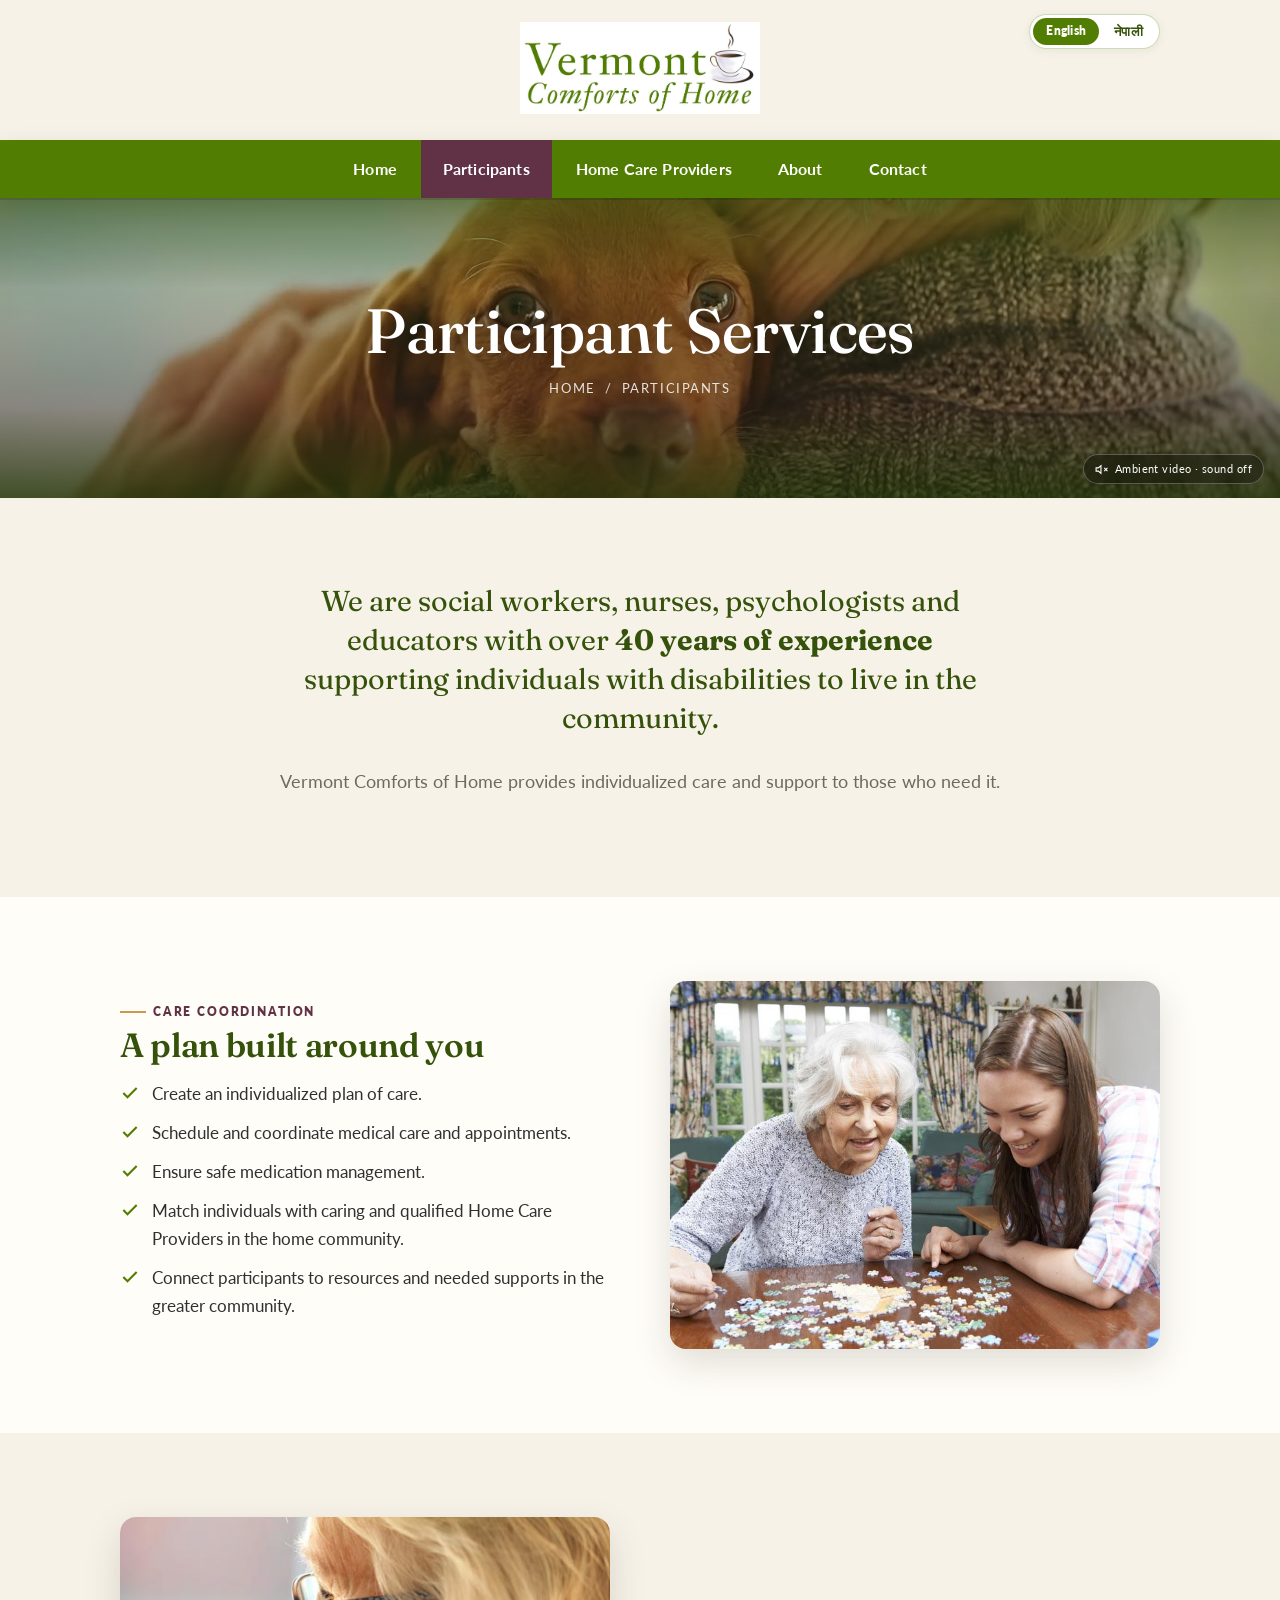
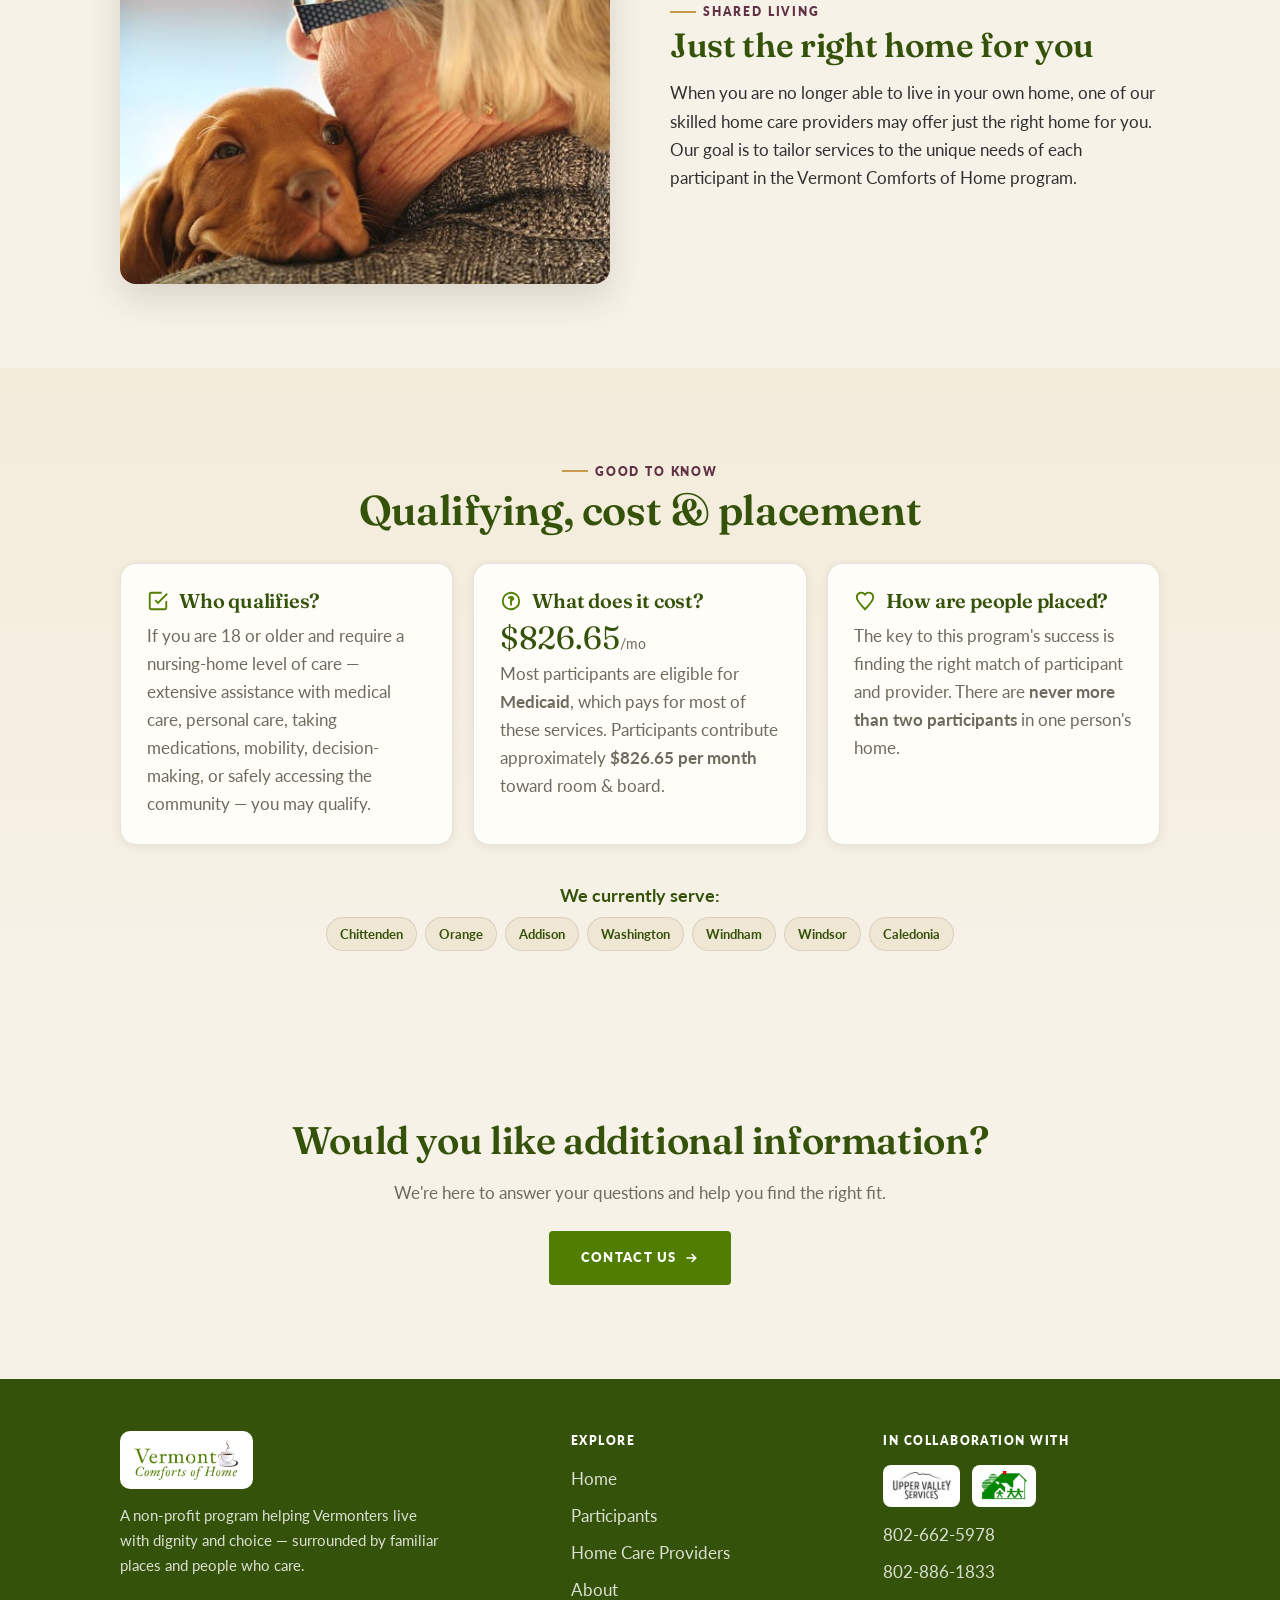
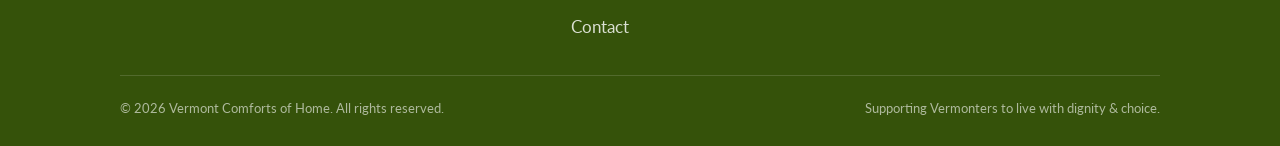
<file: participants.html>
<!DOCTYPE html>
<html lang="en">
<head>
  <meta charset="UTF-8" />
  <meta name="viewport" content="width=device-width, initial-scale=1.0" />
  <title>Participant Services: Shared Living &amp; Care Coordination | Vermont Comforts of Home</title>
  <meta name="description" content="Care coordination and shared living for Vermont adults who need nursing-home level care. Who qualifies, what it costs with Medicaid, and how placement works." />
  <link rel="canonical" href="https://www.vtcomfortsofhome.org/participants.html" />
  <link rel="alternate" hreflang="en" href="https://www.vtcomfortsofhome.org/participants.html" />
  <link rel="alternate" hreflang="ne" href="https://www.vtcomfortsofhome.org/ne/participants.html" />
  <link rel="alternate" hreflang="x-default" href="https://www.vtcomfortsofhome.org/participants.html" />
  <meta name="theme-color" content="#517e02" />
  <meta property="og:type" content="website" />
  <meta property="og:site_name" content="Vermont Comforts of Home" />
  <meta property="og:title" content="Participant Services: Shared Living &amp; Care Coordination | Vermont Comforts of Home" />
  <meta property="og:description" content="Care coordination and shared living for Vermont adults who need nursing-home level care. Who qualifies, what it costs with Medicaid, and how placement works." />
  <meta property="og:url" content="https://www.vtcomfortsofhome.org/participants.html" />
  <meta property="og:image" content="https://www.vtcomfortsofhome.org/assets/images/og-image.jpg" />
  <meta property="og:image:width" content="1200" />
  <meta property="og:image:height" content="630" />
  <meta property="og:image:alt" content="Vermont Comforts of Home" />
  <meta property="og:locale" content="en_US" />
  <meta property="og:locale:alternate" content="ne_NP" />
  <meta name="twitter:card" content="summary_large_image" />
  <meta name="twitter:title" content="Participant Services: Shared Living &amp; Care Coordination | Vermont Comforts of Home" />
  <meta name="twitter:description" content="Care coordination and shared living for Vermont adults who need nursing-home level care. Who qualifies, what it costs with Medicaid, and how placement works." />
  <meta name="twitter:image" content="https://www.vtcomfortsofhome.org/assets/images/og-image.jpg" />
  <link rel="icon" type="image/png" sizes="48x48" href="assets/images/favicon-48.png" />
  <link rel="apple-touch-icon" href="assets/images/apple-touch-icon.png" />
  <script>try{var l=/^\/ne(\/|$)/.test(location.pathname)?"ne":new URLSearchParams(location.search).get("lang")||localStorage.getItem("vcoh:lang");if(l==="ne")document.documentElement.classList.add("lang-pending","lang-ne")}catch(e){}setTimeout(function(){document.documentElement.classList.remove("lang-pending")},2500)</script>
  <link rel="preconnect" href="https://fonts.googleapis.com" />
  <link rel="preconnect" href="https://fonts.gstatic.com" crossorigin />
  <link href="https://fonts.googleapis.com/css2?family=Fraunces:ital,opsz,wght@0,9..144,400..600;1,9..144,400..600&family=Lato:wght@400;700;900&display=swap" rel="stylesheet" />
  <link rel="stylesheet" href="css/styles.css?v=20261117" />
  <script type="application/ld+json">{"@context": "https://schema.org", "@graph": [{"@type": "BreadcrumbList", "itemListElement": [{"@type": "ListItem", "position": 1, "name": "Home", "item": "https://www.vtcomfortsofhome.org/"}, {"@type": "ListItem", "position": 2, "name": "Participants", "item": "https://www.vtcomfortsofhome.org/participants.html"}]}, {"@type": "FAQPage", "mainEntity": [{"@type": "Question", "name": "Who qualifies for Vermont Comforts of Home?", "acceptedAnswer": {"@type": "Answer", "text": "Vermont residents who are 18 or older and require a nursing-home level of care — extensive assistance with medical care, personal care, taking medications, mobility, decision-making, or safely accessing the community. Both Medicaid-eligible and private-pay participants are served."}}, {"@type": "Question", "name": "What does it cost?", "acceptedAnswer": {"@type": "Answer", "text": "Most participants are eligible for Medicaid, which pays for most of the services. Participants contribute approximately $826.65 per month toward room and board."}}, {"@type": "Question", "name": "How are people placed with a home care provider?", "acceptedAnswer": {"@type": "Answer", "text": "The program finds the right match of participant and provider. There are never more than two participants in one provider's home."}}]}]}</script>
</head>
<body>

  <header class="site-header">
    <a class="brand" href="index.html" aria-label="Vermont Comforts of Home — Home">
      <img src="assets/images/logo.jpg" alt="Vermont Comforts of Home" width="1250" height="480" fetchpriority="high" />
    </a>
  </header>
  <nav class="mainnav" aria-label="Main navigation">
    <div class="nav-inner">
      <button class="nav-toggle" aria-label="Menu" aria-expanded="false"><span></span><span></span><span></span></button>
      <a href="index.html">Home</a>
      <a href="participants.html" class="active">Participants</a>
      <a href="home-care-providers.html">Home Care Providers</a>
      <a href="about.html">About</a>
      <a href="contact.html">Contact</a>
    </div>
  </nav>

  <!-- SLIM HERO -->
  <section class="hero hero-slim">
    <video autoplay muted loop playsinline preload="auto" poster="assets/images/hero-poster.jpg">
      <source src="assets/video/hero.mp4" type="video/mp4" />
    </video>
    <div class="hero-inner">
      <h1>Participant Services</h1>
      <div class="hero-breadcrumb"><a href="index.html">Home</a> &nbsp;/&nbsp; Participants</div>
    </div>
    <span class="muted-badge">
      <svg viewBox="0 0 24 24" fill="none" stroke="currentColor" stroke-width="2" width="13" height="13"><path d="M11 5 6 9H2v6h4l5 4V5z"/><line x1="23" y1="9" x2="17" y2="15"/><line x1="17" y1="9" x2="23" y2="15"/></svg>
      Ambient video · sound off
    </span>
  </section>

  <!-- INTRO -->
  <section class="section">
    <div class="wrap-narrow lead-center reveal">
      <p style="font-family:var(--serif);font-size:clamp(1.3rem,2.6vw,1.8rem);color:var(--green-deep);line-height:1.35">We are social workers, nurses, psychologists and educators with over <strong>40 years of experience</strong> supporting individuals with disabilities to live in the community.</p>
      <p style="color:var(--muted)">Vermont Comforts of Home provides individualized care and support to those who need it.</p>
    </div>
  </section>

  <!-- CARE COORDINATION -->
  <section class="section tint">
    <div class="wrap">
      <div class="block reveal">
        <div class="block-copy">
          <div class="eyebrow-line">Care coordination</div>
          <h2>A plan built around you</h2>
          <ul class="tick">
            <li><svg viewBox="0 0 24 24" fill="none" stroke="currentColor" stroke-width="2.5"><path d="M20 6 9 17l-5-5"/></svg>Create an individualized plan of care.</li>
            <li><svg viewBox="0 0 24 24" fill="none" stroke="currentColor" stroke-width="2.5"><path d="M20 6 9 17l-5-5"/></svg>Schedule and coordinate medical care and appointments.</li>
            <li><svg viewBox="0 0 24 24" fill="none" stroke="currentColor" stroke-width="2.5"><path d="M20 6 9 17l-5-5"/></svg>Ensure safe medication management.</li>
            <li><svg viewBox="0 0 24 24" fill="none" stroke="currentColor" stroke-width="2.5"><path d="M20 6 9 17l-5-5"/></svg>Match individuals with caring and qualified Home Care Providers in the home community.</li>
            <li><svg viewBox="0 0 24 24" fill="none" stroke="currentColor" stroke-width="2.5"><path d="M20 6 9 17l-5-5"/></svg>Connect participants to resources and needed supports in the greater community.</li>
          </ul>
        </div>
        <div class="block-media"><img src="assets/images/puzzle.jpg" alt="A participant and caregiver doing a puzzle together" width="800" height="534" loading="lazy" decoding="async" /></div>
      </div>
    </div>
  </section>

  <!-- SHARED LIVING -->
  <section class="section">
    <div class="wrap">
      <div class="block reverse reveal">
        <div class="block-copy">
          <div class="eyebrow-line">Shared living</div>
          <h2>Just the right home for you</h2>
          <p>When you are no longer able to live in your own home, one of our skilled home care providers may offer just the right home for you. Our goal is to tailor services to the unique needs of each participant in the Vermont Comforts of Home program.</p>
        </div>
        <div class="block-media"><img src="assets/images/ladywithdog.jpg" alt="A participant at home with a companion dog" width="600" height="400" loading="lazy" decoding="async" /></div>
      </div>
    </div>
  </section>

  <!-- ELIGIBILITY / COST / PLACEMENT -->
  <section class="section plum-tint">
    <div class="wrap">
      <div class="lead-center reveal" style="margin-bottom:30px">
        <div class="eyebrow-line" style="justify-content:center">Good to know</div>
        <h2>Qualifying, cost &amp; placement</h2>
      </div>
      <div class="info-grid">
        <div class="info reveal">
          <h3><svg viewBox="0 0 24 24" fill="none" stroke="currentColor" stroke-width="2"><path d="M9 11l3 3L22 4"/><path d="M21 12v7a2 2 0 0 1-2 2H5a2 2 0 0 1-2-2V5a2 2 0 0 1 2-2h11"/></svg>Who qualifies?</h3>
          <p>If you are 18 or older and require a nursing-home level of care — extensive assistance with medical care, personal care, taking medications, mobility, decision-making, or safely accessing the community — you may qualify.</p>
        </div>
        <div class="info reveal">
          <h3><svg viewBox="0 0 24 24" fill="none" stroke="currentColor" stroke-width="2"><circle cx="12" cy="12" r="9"/><path d="M12 7v10M9.5 9.5a2.5 2 0 0 1 5 0c0 1.5-2.5 1.5-2.5 3"/></svg>What does it cost?</h3>
          <div class="big">$826.65<span style="font-size:.9rem;color:var(--muted);font-family:var(--sans)">/mo</span></div>
          <p>Most participants are eligible for <strong>Medicaid</strong>, which pays for most of these services. Participants contribute approximately <strong>$826.65 per month</strong> toward room &amp; board.</p>
        </div>
        <div class="info reveal">
          <h3><svg viewBox="0 0 24 24" fill="none" stroke="currentColor" stroke-width="2"><path d="M12 21C5.5 14.5 3 11 3 8a5 5 0 0 1 9-3 5 5 0 0 1 9 3c0 3-2.5 6.5-9 13z"/></svg>How are people placed?</h3>
          <p>The key to this program's success is finding the right match of participant and provider. There are <strong>never more than two participants</strong> in one person's home.</p>
        </div>
      </div>
      <div class="lead-center reveal" style="margin-top:36px">
        <p style="color:var(--muted);margin-bottom:.4em"><strong style="color:var(--green-deep)">We currently serve:</strong></p>
        <div class="county-tags" style="justify-content:center">
          <span>Chittenden</span><span>Orange</span><span>Addison</span><span>Washington</span><span>Windham</span><span>Windsor</span><span>Caledonia</span>
        </div>
      </div>
    </div>
  </section>

  <!-- CTA -->
  <section class="section">
    <div class="wrap cta-band reveal">
      <h2>Would you like additional information?</h2>
      <p>We're here to answer your questions and help you find the right fit.</p>
      <a href="contact.html" class="btn btn-primary">Contact us
        <svg viewBox="0 0 24 24" fill="none" stroke="currentColor" stroke-width="2.5"><path d="M5 12h14M13 6l6 6-6 6"/></svg>
      </a>
    </div>
  </section>

  <!-- FOOTER -->
  <footer class="footer">
    <div class="wrap">
      <div class="footer-top">
        <div class="footer-brand">
          <img src="assets/images/logo.jpg" alt="Vermont Comforts of Home" width="1250" height="480" loading="lazy" decoding="async" />
          <p>A non-profit program helping Vermonters live with dignity and choice — surrounded by familiar places and people who care.</p>
        </div>
        <div>
          <h5>Explore</h5>
          <ul>
            <li><a href="index.html">Home</a></li>
            <li><a href="participants.html">Participants</a></li>
            <li><a href="home-care-providers.html">Home Care Providers</a></li>
            <li><a href="about.html">About</a></li>
            <li><a href="contact.html">Contact</a></li>
          </ul>
        </div>
        <div>
          <h5>In collaboration with</h5>
          <div class="footer-partners">
            <a href="https://uvs-vt.org" target="_blank" rel="noopener" aria-label="Upper Valley Services"><img src="assets/images/uvs-logo.jpg" alt="Upper Valley Services" width="130" height="64" loading="lazy" decoding="async" /></a>
            <a href="https://lincolnstreetinc.org" target="_blank" rel="noopener" aria-label="Lincoln Street, Inc."><img src="assets/images/lincoln-logo.jpg" alt="Lincoln Street, Inc." width="130" height="82" loading="lazy" decoding="async" /></a>
          </div>
          <ul>
            <li><a href="tel:8026625978">802-662-5978</a></li>
            <li><a href="tel:8028861833">802-886-1833</a></li>
          </ul>
        </div>
      </div>
      <div class="footer-bottom">
        <span>© <span id="year">2026</span> Vermont Comforts of Home. All rights reserved.</span>
        <span>Supporting Vermonters to live with dignity &amp; choice.</span>
      </div>
    </div>
  </footer>

  <script src="js/i18n-ne.js?v=20261117"></script>
  <script src="js/content.js?v=20261117"></script>
  <script src="js/main.js?v=20261117"></script>
</body>
</html>
</file>
<file: css/styles.css>
/* =========================================================
   Vermont Comforts of Home — Redesign (multi-page)
   Faithful to the original simple, paged layout.
   Brand palette taken from the live site:
     nav green #517E02 · plum accent #613246 · coffee brown · cream
   ========================================================= */

:root {
  --green:      #517e02;   /* original nav green */
  --green-dark: #416402;
  --green-deep: #35520a;   /* logo forest / headings */
  --plum:       #613246;   /* original active-tab accent */
  --plum-dark:  #4c2637;
  --brown:      #5b4128;   /* coffee cup */
  --gold:       #c79a4c;

  --cream:  #f7f2e8;
  --cream-2:#efe6d4;
  --paper:  #fffdf8;
  --ink:    #303030;       /* body text, as on the original */
  --muted:  #6f6a5e;
  --line:   rgba(48,48,48,.12);

  --shadow-sm: 0 2px 10px rgba(48,40,23,.08);
  --shadow-md: 0 14px 36px rgba(48,40,23,.15);
  --shadow-lg: 0 26px 64px rgba(53,82,10,.22);

  --radius: 16px;
  --radius-sm: 10px;
  --wrap: 1040px;

  --serif: "Fraunces","Georgia","Times New Roman",serif;
  --sans:  "Lato", system-ui, -apple-system, "Segoe UI", Roboto, sans-serif;
  --ease: cubic-bezier(.22,1,.36,1);
}

* { box-sizing: border-box; }
html { -webkit-text-size-adjust: 100%; scroll-behavior: smooth; overflow-x: hidden; }
body {
  margin: 0; font-family: var(--sans); color: var(--ink);
  background: var(--cream); line-height: 1.65; font-size: 17px;
  -webkit-font-smoothing: antialiased;
}
img { max-width: 100%; height: auto; display: block; }
a { color: var(--green-deep); text-decoration: none; }
a:hover { color: var(--plum); }
h1,h2,h3,h4 { font-family: var(--serif); font-weight: 600; line-height: 1.12; margin: 0 0 .45em; color: var(--green-deep); letter-spacing: -.01em; }
p { margin: 0 0 1em; }
::selection { background: var(--green); color: #fff; }

.wrap { width: min(var(--wrap), 90vw); margin-inline: auto; }
.wrap-narrow { width: min(760px, 90vw); margin-inline: auto; }

/* ---------- Buttons ---------- */
.btn {
  display: inline-flex; align-items: center; gap: .5em; cursor: pointer;
  font-family: var(--sans); font-weight: 800; font-size: .82rem; letter-spacing: .1em; text-transform: uppercase;
  padding: 14px 30px; border-radius: 4px; border: 2px solid transparent;
  transition: transform .25s var(--ease), box-shadow .25s var(--ease), background .25s, color .25s;
}
.btn svg { width: 16px; height: 16px; }
.btn-primary { background: var(--green); color: #fff; }
.btn-primary:hover { background: var(--green-dark); color: #fff; transform: translateY(-2px); box-shadow: var(--shadow-md); }
.btn-plum { background: var(--plum); color: #fff; }
.btn-plum:hover { background: var(--plum-dark); color: #fff; transform: translateY(-2px); box-shadow: var(--shadow-md); }
.btn-ghost { background: rgba(255,255,255,.14); color: #fff; border-color: rgba(255,255,255,.6); backdrop-filter: blur(6px); }
.btn-ghost:hover { background: #fff; color: var(--green-deep); transform: translateY(-2px); }
.btn-outline { border-color: var(--green); color: var(--green-deep); }
.btn-outline:hover { background: var(--green); color: #fff; transform: translateY(-2px); }

/* =========================================================
   HEADER  — centered logo (like original) + sticky green nav
   ========================================================= */
.site-header { background: var(--cream); text-align: center; padding: 22px 16px 0; }
.brand { display: inline-block; }
.brand img { height: 92px; width: auto; margin: 0 auto; }

.mainnav {
  position: sticky; top: 0; z-index: 90; margin-top: 18px;
  background: var(--green);
  box-shadow: 0 2px 0 rgba(0,0,0,.12), 0 8px 22px rgba(53,82,10,.18);
}
.mainnav .nav-inner {
  width: min(var(--wrap), 94vw); margin-inline: auto;
  display: flex; align-items: stretch; justify-content: center; gap: 2px; position: relative;
}
.mainnav a {
  color: #fff; font-weight: 700; font-size: 1rem; letter-spacing: .01em;
  padding: 16px 22px; display: inline-flex; align-items: center;
  transition: background .2s, color .2s;
}
.mainnav a:hover { background: var(--green-dark); color: #fff; }
.mainnav a.active { background: var(--plum); color: #fff; }
.mainnav a.active:hover { background: var(--plum); }

.nav-toggle {
  display: none; background: transparent; border: 0; cursor: pointer; width: 46px; height: 44px;
}
.nav-toggle span { display: block; width: 24px; height: 2.6px; background: #fff; margin: 5px auto; border-radius: 2px; transition: .3s var(--ease); }
.nav-toggle.open span:nth-child(1){ transform: translateY(7.6px) rotate(45deg); }
.nav-toggle.open span:nth-child(2){ opacity: 0; }
.nav-toggle.open span:nth-child(3){ transform: translateY(-7.6px) rotate(-45deg); }

/* =========================================================
   HERO — video background (muted). Tall on home, slim inside.
   ========================================================= */
.hero { position: relative; overflow: hidden; isolation: isolate; display: flex; align-items: center; justify-content: center; text-align: center; }
.hero video, .hero .poster {
  position: absolute; inset: 0; width: 100%; height: 100%; object-fit: cover; z-index: -2;
}
.hero .poster { background-size: cover; background-position: center; z-index: -3; }
.hero::before {
  content: ""; position: absolute; inset: 0; z-index: -1;
  background:
    linear-gradient(180deg, rgba(53,82,10,.55) 0%, rgba(53,82,10,.20) 30%, rgba(43,30,20,.35) 70%, rgba(35,52,10,.78) 100%),
    radial-gradient(120% 100% at 50% 50%, rgba(38,34,20,.18), rgba(38,34,20,.45));
}
.hero-home { min-height: 78vh; }
.hero-slim { min-height: 300px; }
.hero-inner { padding: 64px 20px; max-width: 860px; }
.hero .eyebrow { color: #ffe9b8; font-weight: 800; text-transform: uppercase; letter-spacing: .22em; font-size: .72rem; display: inline-block; margin-bottom: 14px; }
.hero h1 {
  color: #fff; font-family: var(--serif); font-weight: 500;
  font-size: clamp(2.1rem, 5.2vw, 3.9rem); line-height: 1.08; text-shadow: 0 3px 26px rgba(0,0,0,.4); margin: 0;
}
.hero-home h1 { font-size: clamp(2.4rem, 6vw, 4.4rem); }
.hero h1 .accent { font-style: italic; color: #ffe9b8; }
.hero-sub { color: rgba(255,255,255,.95); font-size: clamp(1.05rem, 2vw, 1.3rem); margin: 18px auto 0; max-width: 620px; text-shadow: 0 2px 14px rgba(0,0,0,.4); }
.hero-cta { margin-top: 30px; display: flex; gap: 14px; justify-content: center; flex-wrap: wrap; }
.hero-breadcrumb { color: rgba(255,255,255,.85); font-size: .82rem; letter-spacing: .12em; text-transform: uppercase; margin-top: 14px; }
.hero-breadcrumb a { color: rgba(255,255,255,.85); } .hero-breadcrumb a:hover { color: #fff; }

.muted-badge {
  position: absolute; bottom: 14px; right: 16px; z-index: 2;
  display: inline-flex; align-items: center; gap: 7px;
  background: rgba(0,0,0,.32); color: #fff; border: 1px solid rgba(255,255,255,.26);
  padding: 5px 11px; border-radius: 100px; font-size: .7rem; letter-spacing: .04em; backdrop-filter: blur(6px);
}

/* =========================================================
   SECTIONS / content blocks
   ========================================================= */
.section { padding: clamp(48px, 7vw, 84px) 0; }
.section.tint { background: var(--paper); }
.section.plum-tint { background: linear-gradient(180deg, #f3ecdb, var(--cream)); }
.eyebrow-line { display: inline-flex; align-items: center; gap: .6em; font-weight: 800; text-transform: uppercase; letter-spacing: .16em; font-size: .72rem; color: var(--plum); margin-bottom: .5em; }
.eyebrow-line::before { content: ""; width: 26px; height: 2px; background: var(--gold); }

.lead-center { text-align: center; max-width: 720px; margin: 0 auto; }
.lead-center h2 { font-size: clamp(1.7rem, 3.6vw, 2.6rem); }
.lead-center .italic { font-style: italic; color: var(--brown); }
.lead-center p { color: var(--muted); font-size: 1.1rem; }

/* alternating text + image block (the original interior pattern) */
.block { display: grid; grid-template-columns: 1fr 1fr; gap: clamp(28px, 5vw, 60px); align-items: center; }
.block + .block { margin-top: clamp(40px, 6vw, 72px); }
.block.reverse .block-media { order: -1; }
.block-copy h2, .block-copy h3 { font-size: clamp(1.5rem, 3vw, 2.1rem); }
.block-copy p { color: var(--ink); }
.block-media img { width: 100%; border-radius: var(--radius); box-shadow: var(--shadow-md); aspect-ratio: 4/3; object-fit: cover; }
.block-media.tall img { aspect-ratio: 4/5; }

/* bullet / check lists */
.tick { list-style: none; margin: .3em 0 1em; padding: 0; display: grid; gap: 11px; }
.tick li { display: flex; gap: 12px; align-items: flex-start; }
.tick li svg { width: 20px; height: 20px; color: var(--green); flex: none; margin-top: 3px; }

/* two cards (Participants / Providers on home) */
.card-2 { display: grid; grid-template-columns: 1fr 1fr; gap: 26px; }
.pcard {
  background: var(--paper); border: 1px solid var(--line); border-radius: var(--radius);
  overflow: hidden; box-shadow: var(--shadow-sm); display: flex; flex-direction: column;
  transition: transform .3s var(--ease), box-shadow .3s var(--ease);
}
.pcard:hover { transform: translateY(-6px); box-shadow: var(--shadow-md); }
.pcard img { width: 100%; aspect-ratio: 16/10; object-fit: cover; }
.pcard .body { padding: 26px 28px 30px; display: flex; flex-direction: column; flex: 1; }
.pcard h3 { font-size: 1.5rem; }
.pcard p { color: var(--muted); flex: 1; }
.pcard .learn { color: var(--plum); font-weight: 800; text-transform: uppercase; letter-spacing: .1em; font-size: .78rem; display: inline-flex; align-items: center; gap: .5em; }
.pcard .learn svg { width: 15px; height: 15px; transition: transform .25s var(--ease); }
.pcard:hover .learn svg { transform: translateX(4px); }

/* info card grid (cost, placement, qualifications) */
.info-grid { display: grid; grid-template-columns: repeat(auto-fit, minmax(240px,1fr)); gap: 20px; }
.info {
  background: var(--paper); border: 1px solid var(--line); border-radius: var(--radius);
  padding: 26px; box-shadow: var(--shadow-sm);
}
.info h3 { font-size: 1.25rem; display: flex; align-items: center; gap: 10px; }
.info h3 svg { width: 22px; height: 22px; color: var(--green); flex: none; }
.info p { color: var(--muted); margin: 0; }
.info .big { font-family: var(--serif); font-size: 2rem; color: var(--green-deep); line-height: 1; margin-bottom: .2em; }

/* highlight callout (new opportunity) */
.callout {
  display: grid; grid-template-columns: auto 1fr; gap: 18px; align-items: center;
  background: linear-gradient(120deg, #fff4dd, #f7ecd6); border: 1px solid rgba(199,154,76,.4);
  border-radius: var(--radius); padding: 22px 26px;
}
.callout .badge { background: var(--gold); color: var(--brown); font-weight: 800; text-transform: uppercase; letter-spacing: .08em; font-size: .68rem; padding: 6px 12px; border-radius: 100px; white-space: nowrap; }
.callout p { margin: 0; color: var(--ink); }

/* youtube embed */
.video-embed { max-width: 820px; margin: 0 auto; }
.video-frame {
  position: relative; padding-top: 56.25%; border-radius: var(--radius); overflow: hidden;
  box-shadow: var(--shadow-lg); border: 5px solid var(--paper);
}
.video-frame iframe { position: absolute; inset: 0; width: 100%; height: 100%; border: 0; }
/* click-to-play facade (keeps heavy YouTube iframe off the page until clicked) */
.yt-facade {
  position: relative; display: block; width: 100%; aspect-ratio: 16/9; padding: 0; cursor: pointer;
  border: 5px solid var(--paper); border-radius: var(--radius); overflow: hidden; background: #1a1a1a;
  box-shadow: var(--shadow-lg);
}
.yt-facade img { width: 100%; height: 100%; object-fit: cover; opacity: .82; transition: opacity .3s var(--ease), transform .6s var(--ease); }
.yt-facade:hover img { opacity: .68; transform: scale(1.04); }
.yt-play {
  position: absolute; inset: 0; margin: auto; width: 84px; height: 84px; border-radius: 50%;
  background: var(--plum); color: #fff; display: grid; place-items: center;
  box-shadow: 0 12px 30px rgba(0,0,0,.4); transition: transform .25s var(--ease), background .25s;
}
.yt-play svg { width: 34px; height: 34px; margin-left: 4px; }
.yt-facade:hover .yt-play { transform: scale(1.1); background: var(--plum-dark); }
.yt-label {
  position: absolute; left: 16px; bottom: 14px; color: #fff; font-weight: 700; font-size: .92rem;
  text-shadow: 0 2px 10px rgba(0,0,0,.7); background: rgba(0,0,0,.32); padding: 6px 12px; border-radius: 100px; backdrop-filter: blur(4px);
}

/* who-we-serve list */
.serve-list { display: grid; gap: 12px; max-width: 720px; margin: 8px auto 0; }
.serve-list .row { display: flex; gap: 14px; align-items: flex-start; background: var(--paper); border: 1px solid var(--line); border-radius: var(--radius-sm); padding: 16px 20px; }
.serve-list .row svg { width: 22px; height: 22px; color: var(--plum); flex: none; margin-top: 2px; }
.county-tags { display: flex; flex-wrap: wrap; gap: 8px; margin-top: 6px; }
.county-tags span { background: var(--cream-2); border: 1px solid var(--line); border-radius: 100px; padding: 5px 13px; font-size: .84rem; font-weight: 700; color: var(--green-deep); }

/* quote band */
.quote-band { background: var(--plum); color: #fff; text-align: center; }
.quote-band blockquote { font-family: var(--serif); font-size: clamp(1.5rem, 3.4vw, 2.4rem); line-height: 1.3; margin: 0 auto; max-width: 860px; font-weight: 500; }
.quote-band .mark { color: var(--gold); font-size: 3rem; line-height: 0; }
.quote-band cite { display: block; margin-top: 20px; font-style: normal; font-weight: 800; letter-spacing: .14em; text-transform: uppercase; font-size: .78rem; color: #e9c987; }

/* CTA band */
.cta-band { text-align: center; }
.cta-band h2 { font-size: clamp(1.7rem,3.4vw,2.4rem); }
.cta-band p { color: var(--muted); max-width: 620px; margin: 0 auto 1.4em; }

/* staff (about) */
.staff-grid { display: grid; grid-template-columns: 1fr 1fr; gap: 26px; }
.staff-col { background: var(--paper); border: 1px solid var(--line); border-radius: var(--radius); padding: 28px; }
.staff-col .head { display: flex; align-items: center; gap: 14px; margin-bottom: 16px; }
.staff-col .head img { height: 46px; width: auto; background: #fff; padding: 4px 8px; border-radius: 8px; box-shadow: var(--shadow-sm); }
.staff-col .head strong { font-family: var(--serif); color: var(--green-deep); font-size: 1.2rem; display: block; }
.staff-col .head a { color: var(--green); font-weight: 700; font-size: .86rem; }
.staff-names { display: flex; flex-wrap: wrap; gap: 8px; }
.staff-names span { background: var(--cream); border: 1px solid var(--line); border-radius: 100px; padding: 6px 13px; font-size: .85rem; font-weight: 700; }
.staff-contact { margin-top: 16px; padding-top: 14px; border-top: 1px dashed var(--line); font-size: .9rem; color: var(--muted); }
.staff-contact a { color: var(--green); font-weight: 700; }

/* team (about) — role hierarchy */
.team { display: grid; gap: 26px; }
.team-org { background: var(--paper); border: 1px solid var(--line); border-radius: var(--radius); padding: clamp(24px,3vw,34px); box-shadow: var(--shadow-sm); }
.org-head { display: flex; align-items: center; gap: 16px; padding-bottom: 20px; margin-bottom: 8px; border-bottom: 1px solid var(--line); flex-wrap: wrap; }
.org-head img { height: 52px; width: auto; background: #fff; padding: 5px 9px; border-radius: 9px; box-shadow: var(--shadow-sm); }
.org-head .org-name { font-family: var(--serif); font-size: 1.5rem; color: var(--green-deep); line-height: 1.1; }
.org-head .org-meta { font-size: .9rem; }
.org-head .org-meta a { color: var(--green); font-weight: 700; }
.org-head .org-contact { margin-left: auto; text-align: right; font-size: .86rem; color: var(--muted); line-height: 1.5; }
.org-head .org-contact a { color: var(--green); font-weight: 700; }

.tier { margin-top: 22px; }
.tier-label { display: flex; align-items: center; gap: 12px; font-weight: 800; text-transform: uppercase; letter-spacing: .12em; font-size: .72rem; color: var(--plum); margin-bottom: 14px; }
.tier-label::after { content: ""; flex: 1; height: 1px; background: var(--line); }
.people { display: grid; grid-template-columns: repeat(auto-fill, minmax(212px, 1fr)); gap: 12px; }
.person { display: flex; align-items: center; gap: 12px; background: var(--cream); border: 1px solid var(--line); border-radius: 12px; padding: 11px 14px; transition: transform .2s var(--ease), box-shadow .2s var(--ease); }
.person:hover { transform: translateY(-2px); box-shadow: var(--shadow-sm); }
.person .avatar { width: 42px; height: 42px; border-radius: 50%; flex: none; display: grid; place-items: center; font-family: var(--serif); font-weight: 700; font-size: .95rem; color: #fff; background: var(--green); box-shadow: inset 0 0 0 2px rgba(255,255,255,.25); }
.person strong { display: block; font-size: .98rem; color: var(--ink); line-height: 1.15; }
.person span { font-size: .8rem; color: var(--muted); }
/* leadership emphasis */
.tier-lead .people { grid-template-columns: repeat(auto-fill, minmax(264px, 1fr)); }
.tier-lead .person { background: linear-gradient(120deg, #f3ecdb, var(--cream)); border-color: rgba(97,50,70,.22); }
.tier-lead .avatar { background: var(--plum); width: 48px; height: 48px; font-size: 1.05rem; }
.tier-lead strong { font-size: 1.08rem; }

/* contact */
.contact-grid { display: grid; grid-template-columns: .9fr 1.1fr; gap: clamp(26px,4vw,50px); align-items: start; }
.office-cards { display: grid; gap: 18px; }
.office { background: var(--paper); border: 1px solid var(--line); border-radius: var(--radius); padding: 24px 26px; box-shadow: var(--shadow-sm); }
.office h3 { font-size: 1.25rem; margin-bottom: .4em; }
.office p { color: var(--muted); margin: 0 0 .3em; display: flex; gap: 10px; align-items: flex-start; }
.office p svg { width: 17px; height: 17px; color: var(--plum); flex: none; margin-top: 4px; }
.office .tel { font-family: var(--serif); font-size: 1.3rem; color: var(--green-deep); font-weight: 600; }
.office .tel a { color: var(--green-deep); }

.contact-form { background: var(--paper); border: 1px solid var(--line); border-radius: var(--radius); padding: clamp(24px,3vw,34px); box-shadow: var(--shadow-md); }
.field { margin-bottom: 15px; }
.field label { display: block; font-weight: 700; font-size: .82rem; margin-bottom: 6px; }
.field input, .field textarea {
  width: 100%; padding: 12px 14px; border: 1.5px solid var(--line); border-radius: 8px;
  font-family: var(--sans); font-size: 1rem; background: var(--cream); color: var(--ink); transition: border .2s, box-shadow .2s;
}
.field input:focus, .field textarea:focus { outline: 0; border-color: var(--green); box-shadow: 0 0 0 4px rgba(81,126,2,.15); background: #fff; }
.field textarea { min-height: 120px; resize: vertical; }
.form-note { font-size: .8rem; color: var(--muted); margin-top: 10px; }
.form-success { display: none; background: #e7f0d8; border: 1px solid var(--green); color: var(--green-deep); padding: 13px 15px; border-radius: 8px; font-weight: 700; margin-top: 8px; }

/* =========================================================
   FOOTER
   ========================================================= */
.footer { background: var(--green-deep); color: rgba(255,255,255,.82); padding: 52px 0 26px; margin-top: 10px; }
.footer-top { display: grid; grid-template-columns: 1.5fr 1fr 1fr; gap: 36px; padding-bottom: 34px; border-bottom: 1px solid rgba(255,255,255,.14); }
.footer-brand img { height: 58px; width: auto; background: #fff; padding: 8px 12px; border-radius: 10px; margin-bottom: 14px; }
.footer-brand p { font-size: .94rem; max-width: 320px; }
.footer h5 { color: #fff; font-family: var(--sans); font-weight: 800; text-transform: uppercase; letter-spacing: .12em; font-size: .76rem; margin: 0 0 14px; }
.footer ul { list-style: none; margin: 0; padding: 0; display: grid; gap: 9px; }
.footer ul a { color: rgba(255,255,255,.82); } .footer ul a:hover { color: #ffe9b8; }
.footer-partners { display: flex; gap: 12px; margin-bottom: 14px; }
.footer-partners img { height: 42px; width: auto; background: #fff; padding: 6px 8px; border-radius: 8px; }
.footer-bottom { padding-top: 22px; display: flex; flex-wrap: wrap; justify-content: space-between; gap: 10px; font-size: .82rem; color: rgba(255,255,255,.6); }

/* =========================================================
   WHERE WE WORK — interactive Vermont map
   ========================================================= */
.where { background:
  radial-gradient(70% 50% at 0% 0%, rgba(81,126,2,.06), transparent 55%),
  radial-gradient(60% 50% at 100% 100%, rgba(97,50,70,.06), transparent 55%),
  var(--cream); }
.where-grid { display: grid; grid-template-columns: 1fr 1fr; gap: clamp(24px,4vw,56px); align-items: center; }

.vt-map { position: relative; display: flex; justify-content: center; }
.vt-map-svg { width: 100%; height: auto; max-width: 400px; overflow: visible; filter: drop-shadow(0 20px 34px rgba(53,82,10,.16)); }

.vt-county {
  stroke: #fbf8f0; stroke-width: 2.4; stroke-linejoin: round;
  cursor: pointer; transition: fill .25s var(--ease), transform .25s var(--ease);
  transform-box: fill-box; transform-origin: center;
}
.vt-uvs  { fill: #a6c078; }
.vt-lsi  { fill: #b98ea6; }
.vt-none { fill: #ddd5c3; }
.vt-county:hover, .vt-county:focus-visible { outline: none; transform: scale(1.03); }
.vt-uvs:hover,  .vt-uvs:focus-visible  { fill: var(--green); }
.vt-lsi:hover,  .vt-lsi:focus-visible  { fill: var(--plum); }
.vt-none:hover, .vt-none:focus-visible { fill: #c3b89d; }

.vt-label {
  fill: #33440f; font-family: var(--sans); font-weight: 800; font-size: 19px;
  text-anchor: middle; dominant-baseline: middle; pointer-events: none;
  paint-order: stroke; stroke: rgba(255,253,246,.9); stroke-width: 3.4px; letter-spacing: .3px;
}
.vt-lsi + .vt-lsi { } /* noop */

/* office markers */
.vt-office { pointer-events: none; }
.vt-office--uvs { color: var(--green); }
.vt-office--lsi { color: var(--plum); }
.vt-pulse { fill: currentColor; opacity: .4; transform-box: fill-box; transform-origin: center; animation: vtpulse 2.4s var(--ease) infinite; }
@keyframes vtpulse { 0% { transform: scale(.5); opacity: .55; } 70% { transform: scale(2.1); opacity: 0; } 100% { opacity: 0; } }
.vt-pin { fill: #fff; stroke: currentColor; stroke-width: 3.4; }
.vt-pin-dot { fill: currentColor; }

/* tooltip */
.vt-tooltip {
  position: absolute; z-index: 5; pointer-events: none; transform: translate(-50%, -115%);
  background: var(--ink); color: #fff; padding: 9px 13px; border-radius: 10px; box-shadow: var(--shadow-md);
  font-size: .84rem; white-space: nowrap; line-height: 1.25;
}
.vt-tooltip::after { content: ""; position: absolute; left: 50%; top: 100%; transform: translateX(-50%); border: 6px solid transparent; border-top-color: var(--ink); }
.vt-tooltip strong { display: block; font-family: var(--serif); font-size: 1rem; }
.vt-tooltip .vt-tt-org { color: #ffe9b8; font-weight: 700; }

/* side panel */
.where-side { display: grid; gap: 16px; }
.map-legend { display: grid; grid-template-columns: 1fr 1fr; gap: 10px 18px; background: var(--paper); border: 1px solid var(--line); border-radius: var(--radius-sm); padding: 18px 20px; box-shadow: var(--shadow-sm); }
.leg { display: flex; align-items: center; gap: 10px; font-size: .9rem; font-weight: 600; color: var(--ink); }
.sw { width: 18px; height: 18px; border-radius: 5px; flex: none; border: 1px solid rgba(0,0,0,.08); }
.sw-uvs { background: #a6c078; } .sw-lsi { background: #b98ea6; } .sw-none { background: #ddd5c3; }
.sw-pin { border-radius: 50%; background: #fff; border: 3px solid var(--green); box-shadow: 0 0 0 3px rgba(81,126,2,.2); }

.area-card { background: var(--paper); border: 1px solid var(--line); border-radius: var(--radius); padding: 22px 24px; box-shadow: var(--shadow-sm); }
.area-head { font-family: var(--serif); font-size: 1.28rem; color: var(--green-deep); display: flex; align-items: center; gap: 11px; margin-bottom: 12px; }
.area-head .dot { width: 14px; height: 14px; border-radius: 50%; flex: none; }
.dot-uvs { background: var(--green); } .dot-lsi { background: var(--plum); }
.area-office { margin: 14px 0 0; font-size: .92rem; color: var(--muted); display: flex; align-items: center; gap: 8px; }
.area-office svg { width: 16px; height: 16px; color: var(--plum); flex: none; }
.area-office a { color: var(--green); font-weight: 700; }

/* reveal (subtle) */
.reveal { opacity: 0; transform: translateY(22px); transition: opacity .7s var(--ease), transform .7s var(--ease); }
.reveal.in { opacity: 1; transform: none; }

/* =========================================================
   RESPONSIVE
   ========================================================= */
@media (max-width: 900px) {
  .block, .card-2, .staff-grid, .contact-grid, .footer-top, .where-grid { grid-template-columns: 1fr; }
  .block.reverse .block-media { order: 0; }
  .block-media { max-width: 520px; margin: 0 auto; }
  .vt-map-svg { max-width: 340px; }
  .where-side { max-width: 560px; margin: 0 auto; width: 100%; }
}
@media (max-width: 720px) {
  .brand img { height: 74px; }
  .nav-toggle { display: block; margin: 6px 4px 6px auto; order: -1; }
  .mainnav .nav-inner { flex-wrap: wrap; justify-content: flex-start; }
  .mainnav a { display: none; flex-basis: 100%; justify-content: center; }
  .mainnav.open a { display: flex; }
  .footer-top { grid-template-columns: 1fr; }
}

@media (prefers-reduced-motion: reduce) {
  * { animation-duration: .001ms !important; transition-duration: .001ms !important; scroll-behavior: auto !important; }
  .reveal { opacity: 1; transform: none; }
}

/* ---------- Language switch (English / नेपाली) ---------- */
.site-header { position: relative; }
.lang-switch {
  position: absolute; top: 14px; right: max(16px, calc((100vw - var(--wrap)) / 2));
  display: inline-flex; padding: 3px; gap: 2px; border-radius: 100px;
  background: #fff; border: 1px solid rgba(81,126,2,.28); box-shadow: 0 2px 10px rgba(53,82,10,.08);
}
.lang-switch a {
  display: block; padding: 7px 13px; border-radius: 100px; text-decoration: none;
  font: 800 .78rem/1 var(--sans); color: var(--green-deep); letter-spacing: .02em;
}
.lang-switch a[lang="ne"] { font-family: "Noto Sans Devanagari", var(--sans); font-size: .84rem; }
.lang-switch a:hover { background: #eef3e4; }
.lang-switch a[aria-current="true"] { background: var(--green); color: #fff; }
.lang-switch a:focus-visible { outline: 2px solid var(--plum); outline-offset: 2px; }
@media (max-width: 720px) {
  .site-header { padding-top: 54px; }
  .lang-switch { top: 10px; right: 12px; }
}

/* Hide the page for a moment while the Nepali text is put in place. */
.lang-pending body { opacity: 0; }
body { transition: opacity .18s ease; }

/* Nepali typography: Devanagari needs its own fonts and a little more line height. */
.lang-ne {
  --serif: "Noto Serif Devanagari", "Fraunces", Georgia, serif;
  --sans: "Noto Sans Devanagari", "Lato", system-ui, -apple-system, "Segoe UI", Roboto, sans-serif;
}
.lang-ne body { line-height: 1.75; }
.lang-ne h1, .lang-ne h2, .lang-ne h3, .lang-ne h4 { line-height: 1.35; letter-spacing: 0; }
.lang-ne .eyebrow, .lang-ne .eyebrow-line, .lang-ne .footer h5 { letter-spacing: .02em; text-transform: none; }

/* ---------- Contact form states ---------- */
.form-success.is-error { background: #f8e6ea; border-color: #8d3247; color: #6d2236; }
.hp-field { position: absolute !important; left: -10000px; width: 1px; height: 1px; overflow: hidden; }
.contact-form { position: relative; }
.contact-form button[disabled] { opacity: .7; cursor: progress; }
</file>
